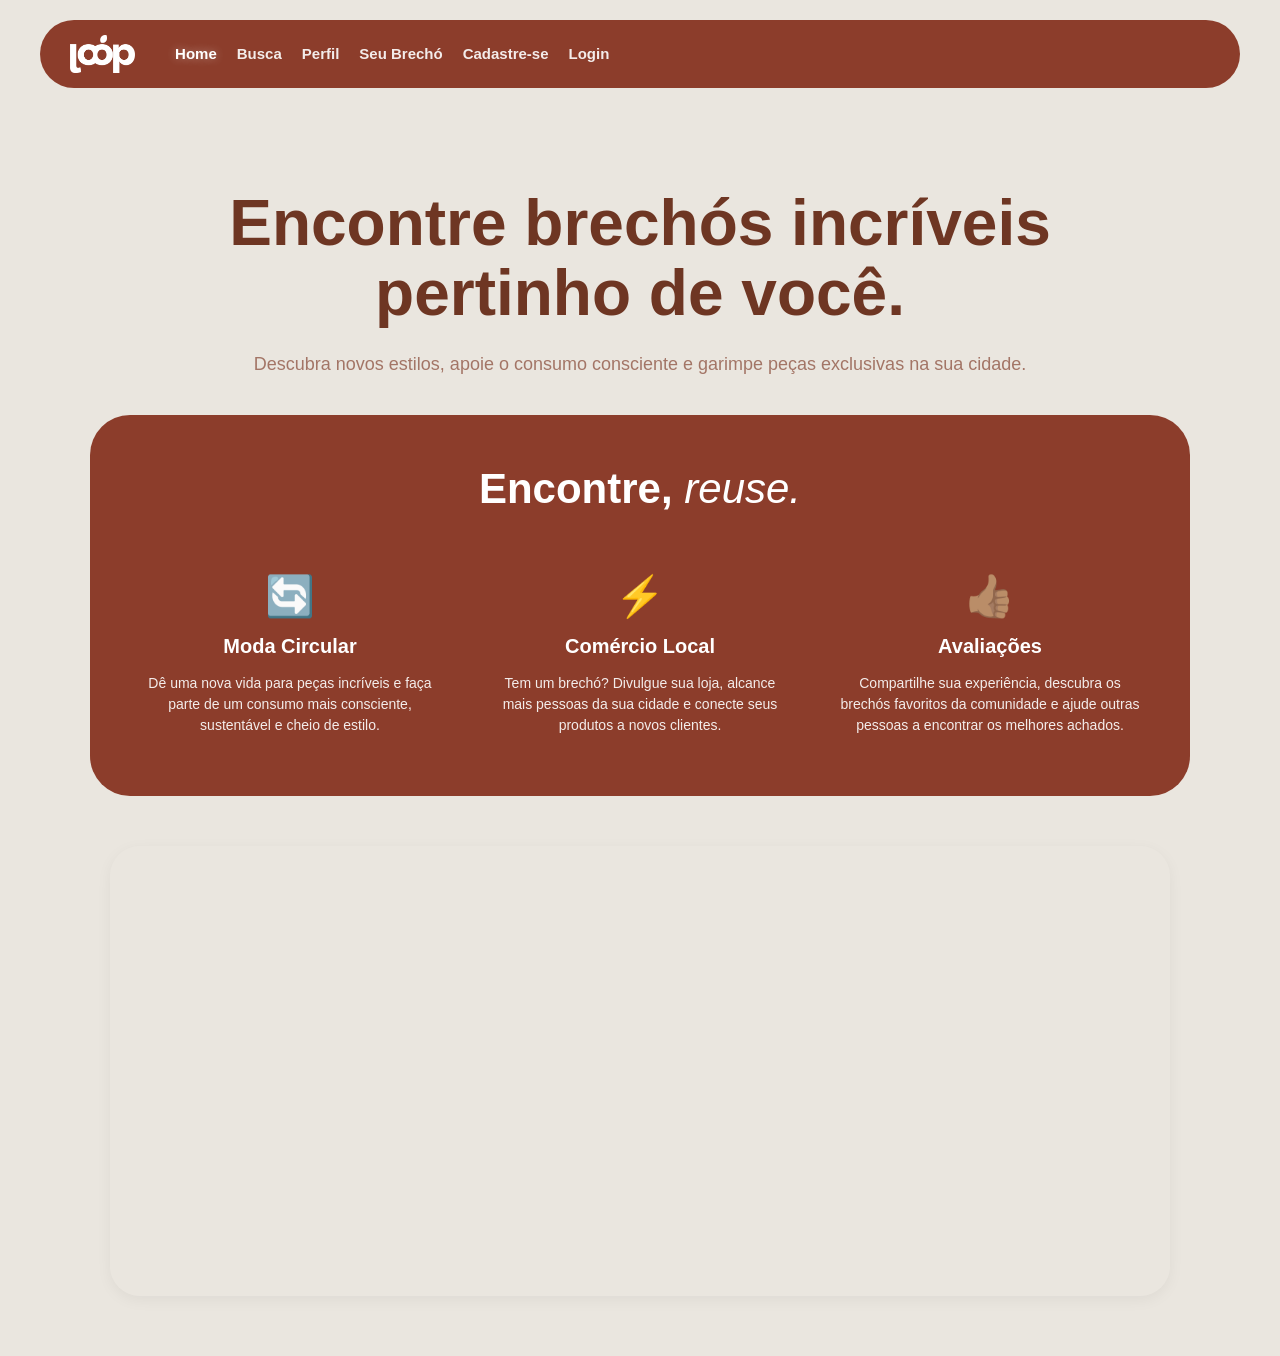
<file: index.html>
<!DOCTYPE html>
<html lang="pt-BR">
<head>
    <meta charset="UTF-8">
    <meta name="viewport" content="width=device-width, initial-scale=1.0">
    <title>Loop - Encontre brechós pertinho de você</title>
    <!-- Fonte Satoshi para um visual moderno e elegante -->
    <link href="https://api.fontshare.com/v2/css?f[]=satoshi@400,500,700,900&display=swap" rel="stylesheet">
    <!-- Folha de estilos externa -->
    <link rel="stylesheet" href="style.css">
</head>
<body>

    <header>
        <nav class="navbar">
            <a href="index.html" class="logo" id="logo-btn"><img src="logo_white.png" alt="Loop" class="logo-img"></a>
            <ul class="nav-links">
                <li><a href="index.html" class="active">Home</a></li>
                <li><a href="busca.html">Busca</a></li>
                <li><a href="perfil.html">Perfil</a></li>
                <li><a href="anuncie.html">Seu Brechó</a></li>
                <li><a href="cadastro.html">Cadastre-se</a></li>
                <li><a href="login.html">Login</a></li>
            </ul>
        </nav>
    </header>

    <!-- HERO SECTION -->
    <section class="hero">
        <h1>Encontre <em>brechós</em> incríveis pertinho de você.</h1>
        <p>Descubra novos estilos, apoie o consumo consciente e garimpe peças exclusivas na sua cidade.</p>
    </section>

    <!-- CONTAINER MARROM PRINCIPAL (RECURSOS) -->
    <section class="main-card-section">
        <h2>Encontre, <em>reuse.</em></h2>
        
        <div class="features-grid">
            <div class="feature-item">
                <div class="feature-icon">🔄</div>
                <h3>Moda Circular</h3>
                <p>Dê uma nova vida para peças incríveis e faça parte de um consumo mais consciente, sustentável e cheio de estilo.</p>
            </div>
            <div class="feature-item">
                <div class="feature-icon">⚡</div>
                <h3>Comércio Local</h3>
                <p>Tem um brechó? Divulgue sua loja, alcance mais pessoas da sua cidade e conecte seus produtos a novos clientes.</p>
            </div>
            <div class="feature-item">
                <div class="feature-icon">👍🏽</div>
                <h3>Avaliações</h3>
                <p>Compartilhe sua experiência, descubra os brechós favoritos da comunidade e ajude outras pessoas a encontrar os melhores achados.</p>
            </div>
        </div>
    </section>

    <!-- SEÇÃO DO GOOGLE MAPS -->
    <section class="map-section">
        <div class="map-container">
            <iframe 
                src="https://www.google.com/maps/embed?pb=!1m16!1m12!1m3!1d13833.684617565863!2d-53.81846565181792!3d-29.6930431320499!2m3!1f0!2f0!3f0!3m2!1i1024!2i768!4f13.1!2m1!1sbrechos%20santa%20maria%20rs!5e0!3m2!1spt-BR!2sbr!4v1710000000000!5m2!1spt-BR!2sbr" 
                allowfullscreen="" 
                loading="lazy" 
                referrerpolicy="no-referrer-when-downgrade">
            </iframe>
        </div>
    </section>

    <!-- Script de transição de páginas -->
    <script src="transitions.js"></script>
</body>
</html>
</file>
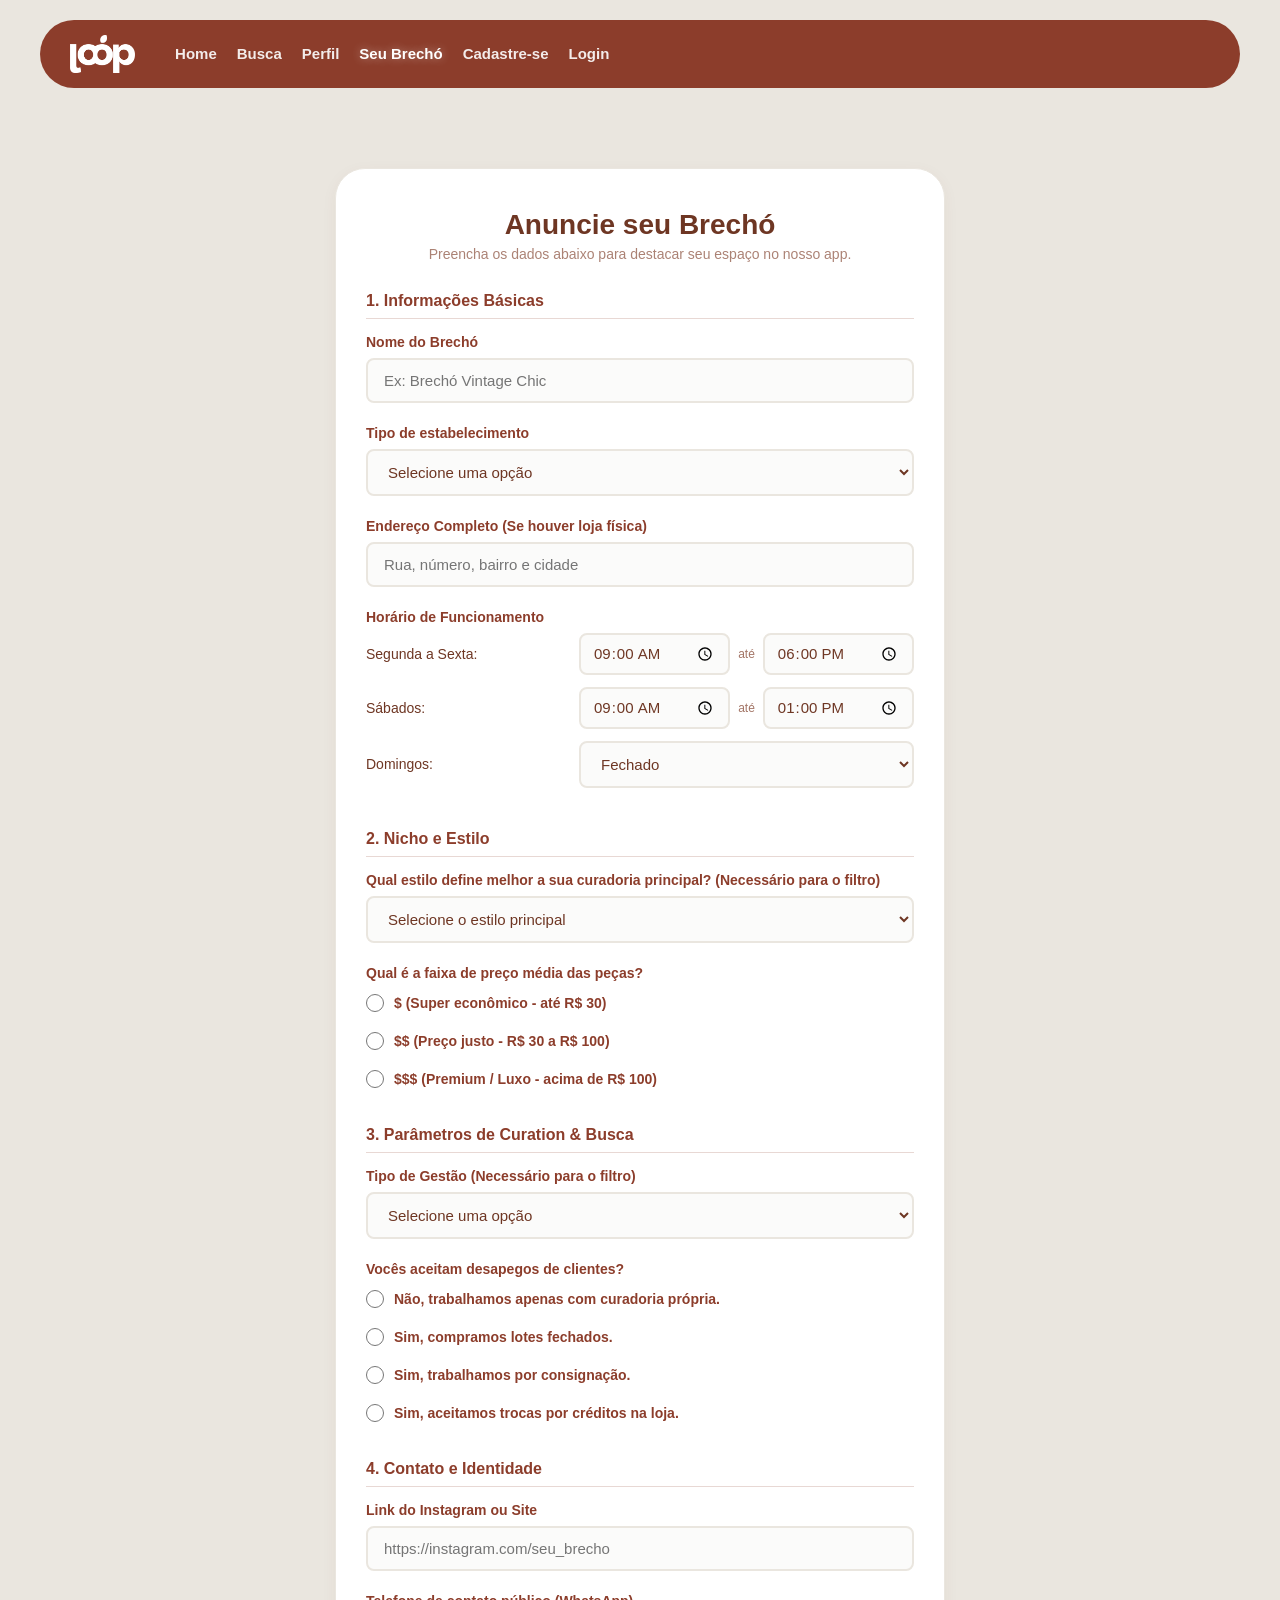
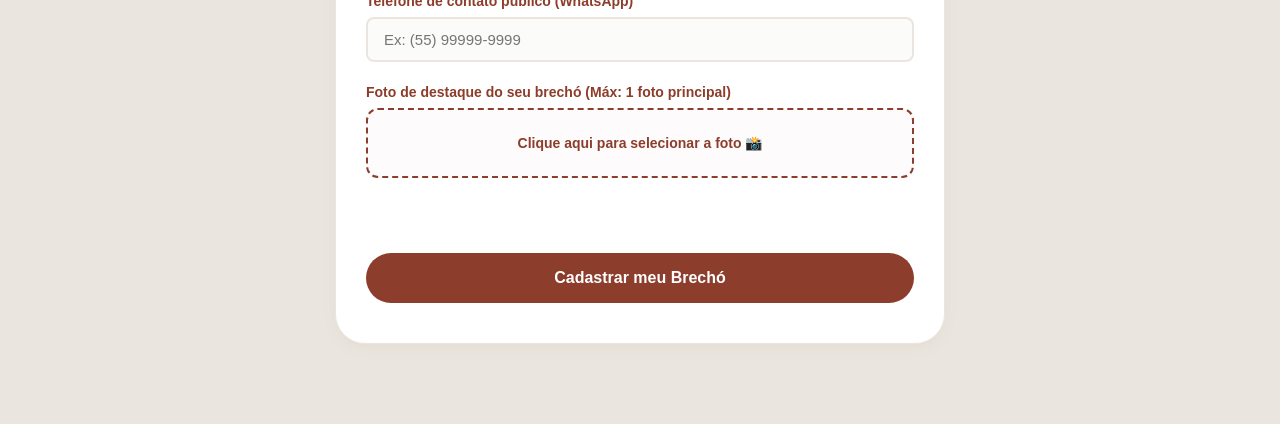
<file: anuncie.html>
<!DOCTYPE html>
<html lang="pt-BR">
<head>
    <meta charset="UTF-8">
    <meta name="viewport" content="width=device-width, initial-scale=1.0">
    <title>Anuncie seu Brechó - Loop</title>
    <!-- Importando a fonte Satoshi -->
    <link href="https://api.fontshare.com/v2/css?f[]=satoshi@400,500,700,900&display=swap" rel="stylesheet">
    <!-- Folha de estilos externa -->
    <link rel="stylesheet" href="style.css">
    <style>
        .form-container-main {
            max-width: 650px;
            margin: 40px auto 80px auto;
            padding: 0 20px;
        }

        .container {
            background-color: #FFFFFF;
            width: 100%;
            padding: 40px 30px;
            border-radius: 30px;
            box-shadow: 0 4px 15px rgba(110, 54, 35, 0.05);
            border: 1px solid #EAE6DF;
        }

        h1.form-title {
            font-size: 28px;
            font-weight: 700;
            color: #6E3623;
            margin-bottom: 5px;
            text-align: center;
        }

        p.subtitle {
            text-align: center;
            font-size: 14px;
            margin-bottom: 30px;
            color: #A37566;
            opacity: 0.9;
        }

        .section-title {
            font-size: 16px;
            font-weight: 700;
            margin: 30px 0 15px 0;
            border-bottom: 1px solid rgba(140, 61, 43, 0.2);
            padding-bottom: 8px;
            color: #8C3D2B;
        }

        .form-group {
            margin-bottom: 22px;
            display: flex;
            flex-direction: column;
        }

        .form-group label {
            font-weight: 700;
            font-size: 14px;
            margin-bottom: 8px;
            color: #8C3D2B;
        }

        input[type="text"],
        input[type="tel"],
        input[type="url"],
        input[type="time"],
        input[type="number"],
        select,
        textarea {
            font-family: 'Satoshi', sans-serif;
            padding: 12px 16px;
            border: 2px solid #EAE6DF;
            border-radius: 8px;
            background-color: #FBFBFA;
            color: #6E3623;
            font-size: 15px;
            outline: none;
            transition: border-color 0.2s, background-color 0.2s;
        }

        input:focus, select:focus, textarea:focus {
            border-color: #8C3D2B;
            background-color: #FFFFFF;
        }

        .checkbox-group, .radio-group {
            display: flex;
            flex-direction: column;
            gap: 12px;
            margin-top: 5px;
        }

        .option-label {
            display: flex;
            align-items: center;
            gap: 10px;
            font-weight: 500;
            font-size: 14px;
            color: #6E3623;
            cursor: pointer;
        }

        input[type="checkbox"], input[type="radio"] {
            accent-color: #8C3D2B;
            width: 18px;
            height: 18px;
            cursor: pointer;
        }

        /* Grade de seleção para os horários */
        .horarios-grid {
            display: grid;
            grid-template-columns: 1.2fr 2fr;
            gap: 12px;
            align-items: center;
            margin-bottom: 12px;
        }

        .day-label {
            font-size: 14px;
            font-weight: 500;
            color: #6E3623;
        }

        .horarios-inputs {
            display: flex;
            align-items: center;
            gap: 8px;
        }

        .horarios-inputs input[type="time"] {
            padding: 8px 12px;
            width: 100%;
        }

        .horarios-inputs span {
            font-size: 12px;
            color: #A37566;
        }

        /* Customização do botão de upload */
        .file-dropzone {
            border: 2px dashed #8C3D2B;
            padding: 25px 20px;
            text-align: center;
            border-radius: 12px;
            cursor: pointer;
            background-color: rgba(140, 61, 43, 0.02);
            font-size: 14px;
            font-weight: 600;
            color: #8C3D2B;
            transition: background-color 0.2s, border-color 0.2s;
        }

        .file-dropzone:hover {
            background-color: rgba(140, 61, 43, 0.05);
        }

        .file-dropzone input[type="file"] {
            display: none;
        }

        .file-preview {
            display: flex;
            gap: 10px;
            margin-top: 15px;
            flex-wrap: wrap;
        }

        .file-preview img {
            width: 80px;
            height: 80px;
            object-fit: cover;
            border-radius: 8px;
            border: 1px solid #EAE6DF;
        }

        /* Botão submit */
        button[type="submit"] {
            font-family: 'Satoshi', sans-serif;
            background-color: #8C3D2B;
            color: #FFFFFF;
            border: none;
            padding: 16px;
            font-size: 16px;
            font-weight: 700;
            border-radius: 50px;
            cursor: pointer;
            width: 100%;
            margin-top: 30px;
            transition: background-color 0.2s ease, transform 0.1s ease;
        }

        button[type="submit"]:hover {
            background-color: #6E3623;
        }

        button[type="submit"]:active {
            transform: scale(0.99);
        }

        /* --- RESPONSIVIDADE MOBILE --- */
        @media (max-width: 600px) {
            .form-container-main {
                margin: 20px auto 40px auto;
                padding: 0 10px;
            }
            .container {
                padding: 25px 15px;
                border-radius: 20px;
            }
            h1.form-title {
                font-size: 22px;
            }
            .horarios-grid {
                grid-template-columns: 1fr;
                gap: 5px;
                margin-bottom: 15px;
            }
            .horarios-inputs {
                width: 100%;
            }
        }
    </style>
</head>
<body>

    <header>
        <nav class="navbar">
            <a href="index.html" class="logo" id="logo-btn"><img src="logo_white.png" alt="Loop" class="logo-img"></a>
            <ul class="nav-links">
                <li><a href="index.html">Home</a></li>
                <li><a href="busca.html">Busca</a></li>
                <li><a href="perfil.html">Perfil</a></li>
                <li><a href="anuncie.html" class="active">Seu Brechó</a></li>
                <li><a href="cadastro.html">Cadastre-se</a></li>
                <li><a href="login.html">Login</a></li>
            </ul>
        </nav>
    </header>

    <main class="form-container-main">
        <div class="container">
            <h1 class="form-title">Anuncie seu Brechó</h1>
            <p class="subtitle">Preencha os dados abaixo para destacar seu espaço no nosso app.</p>

            <form id="cadastro-brecho-form">
                
                <!-- SEÇÃO 1 -->
                <div class="section-title">1. Informações Básicas</div>
                
                <div class="form-group">
                    <label for="nome-brecho">Nome do Brechó</label>
                    <input type="text" id="nome-brecho" name="nome-brecho" placeholder="Ex: Brechó Vintage Chic" required>
                </div>

                <div class="form-group">
                    <label for="tipo-estabelecimento">Tipo de estabelecimento</label>
                    <select id="tipo-estabelecimento" name="tipo-estabelecimento" required>
                        <option value="" disabled selected>Selecione uma opção</option>
                        <option value="fisica">Loja Física</option>
                        <option value="online">Loja Apenas Online (Instagram/Site)</option>
                        <option value="hibrido">Híbrido (Física e Online)</option>
                    </select>
                </div>

                <div class="form-group">
                    <label for="endereco">Endereço Completo (Se houver loja física)</label>
                    <input type="text" id="endereco" name="endereco" placeholder="Rua, número, bairro e cidade">
                </div>

                <!-- Horário de Funcionamento Selecionável -->
                <div class="form-group">
                    <label>Horário de Funcionamento</label>
                    
                    <!-- Segunda a Sexta -->
                    <div class="horarios-grid">
                        <span class="day-label">Segunda a Sexta:</span>
                        <div class="horarios-inputs">
                            <input type="time" id="seg-sex-inicio" name="seg_sex_inicio" value="09:00">
                            <span>até</span>
                            <input type="time" id="seg-sex-fim" name="seg_sex_fim" value="18:00">
                        </div>
                    </div>

                    <!-- Sábado -->
                    <div class="horarios-grid">
                        <span class="day-label">Sábados:</span>
                        <div class="horarios-inputs">
                            <input type="time" id="sab-inicio" name="sab_inicio" value="09:00">
                            <span>até</span>
                            <input type="time" id="sab-fim" name="sab_fim" value="13:00">
                        </div>
                    </div>

                    <!-- Domingo/Feriados -->
                    <div class="horarios-grid">
                        <span class="day-label">Domingos:</span>
                        <select id="domingo-status" name="domingo_status">
                            <option value="fechado">Fechado</option>
                            <option value="aberto">Aberto</option>
                        </select>
                    </div>

                    <!-- Horário do Domingo (Oculto/Visível dinamicamente) -->
                    <div class="horarios-grid" id="domingo-horarios-container" style="display: none;">
                        <span class="day-label">Horário de Domingo:</span>
                        <div class="horarios-inputs">
                            <input type="time" id="dom-inicio" name="dom_inicio" value="10:00">
                            <span>até</span>
                            <input type="time" id="dom-fim" name="dom_fim" value="14:00">
                        </div>
                    </div>
                </div>

                <!-- SEÇÃO 2 -->
                <div class="section-title">2. Nicho e Estilo</div>

                <div class="form-group">
                    <label for="estilo-principal">Qual estilo define melhor a sua curadoria principal? (Necessário para o filtro)</label>
                    <select id="estilo-principal" name="estilo_principal" required>
                        <option value="" disabled selected>Selecione o estilo principal</option>
                        <option value="vintage">Vintage / Retrô (Anos 70, 80, 90)</option>
                        <option value="streetwear">Streetwear / Casual urbano</option>
                        <option value="casual">Casual clássico</option>
                        <option value="grife">Marcas de Luxo / Grifes</option>
                        <option value="infantil">Infantil / Kids</option>
                    </select>
                </div>

                <div class="form-group">
                    <label>Qual é a faixa de preço média das peças?</label>
                    <div class="radio-group">
                        <label class="option-label"><input type="radio" name="preco" value="economico" required> $ (Super econômico - até R$ 30)</label>
                        <label class="option-label"><input type="radio" name="preco" value="justo"> $$ (Preço justo - R$ 30 a R$ 100)</label>
                        <label class="option-label"><input type="radio" name="preco" value="premium"> $$$ (Premium / Luxo - acima de R$ 100)</label>
                    </div>
                </div>

                <!-- SEÇÃO 3 -->
                <div class="section-title">3. Parâmetros de Curation & Busca</div>

                <div class="form-group">
                    <label for="gestao">Tipo de Gestão (Necessário para o filtro)</label>
                    <select id="gestao" name="gestao" required>
                        <option value="" disabled selected>Selecione uma opção</option>
                        <option value="privado">Privado / Comercial</option>
                        <option value="beneficente">Beneficente (ONG / Igreja / Projeto Social)</option>
                    </select>
                </div>

                <div class="form-group">
                    <label>Vocês aceitam desapegos de clientes?</label>
                    <div class="radio-group">
                        <label class="option-label"><input type="radio" name="desapego" value="nao" required> Não, trabalhamos apenas com curadoria própria.</label>
                        <label class="option-label"><input type="radio" name="desapego" value="lote"> Sim, compramos lotes fechados.</label>
                        <label class="option-label"><input type="radio" name="desapego" value="consignacao"> Sim, trabalhamos por consignação.</label>
                        <label class="option-label"><input type="radio" name="desapego" value="troca"> Sim, aceitamos trocas por créditos na loja.</label>
                    </div>
                </div>

                <!-- SEÇÃO 4 -->
                <div class="section-title">4. Contato e Identidade</div>

                <div class="form-group">
                    <label for="instagram">Link do Instagram ou Site</label>
                    <input type="url" id="instagram" name="instagram" placeholder="https://instagram.com/seu_brecho">
                </div>

                <div class="form-group">
                    <label for="telefone">Telefone de contato público (WhatsApp)</label>
                    <input type="tel" id="telefone" name="telefone" placeholder="Ex: (55) 99999-9999" required>
                </div>

                <div class="form-group">
                    <label>Foto de destaque do seu brechó (Máx: 1 foto principal)</label>
                    <label class="file-dropzone">
                        <span id="upload-status-text">Clique aqui para selecionar a foto 📸</span>
                        <input type="file" id="foto-brecho" name="foto" accept="image/*">
                    </label>
                    <div class="file-preview" id="foto-preview-container"></div>
                </div>

                <button type="submit">Cadastrar meu Brechó</button>
            </form>
        </div>
    </main>

    <!-- Script de dados e lógica de cadastro -->
    <script src="data.js"></script>
    <script>
        document.addEventListener('DOMContentLoaded', () => {
            // Domingo status toggle logic
            const domingoStatus = document.getElementById('domingo-status');
            const domingoHorariosContainer = document.getElementById('domingo-horarios-container');
            
            domingoStatus.addEventListener('change', () => {
                if (domingoStatus.value === 'aberto') {
                    domingoHorariosContainer.style.display = 'grid';
                } else {
                    domingoHorariosContainer.style.display = 'none';
                }
            });

            // Image Preview and Resize logic
            const fileInput = document.getElementById('foto-brecho');
            const previewContainer = document.getElementById('foto-preview-container');
            const uploadStatusText = document.getElementById('upload-status-text');
            let base64ImageStr = ''; // Stores compressed base64 representation of image

            fileInput.addEventListener('change', (e) => {
                const file = e.target.files[0];
                if (!file) return;

                uploadStatusText.textContent = "Selecionando...";
                previewContainer.innerHTML = '';

                // Render Preview and Resize
                const reader = new FileReader();
                reader.onload = function(event) {
                    const img = new Image();
                    img.onload = function() {
                        const canvas = document.createElement('canvas');
                        const max_size = 600; // max width/height
                        let width = img.width;
                        let height = img.height;
                        
                        if (width > height) {
                            if (width > max_size) {
                                height *= max_size / width;
                                width = max_size;
                            }
                        } else {
                            if (height > max_size) {
                                width *= max_size / height;
                                height = max_size;
                            }
                        }
                        
                        canvas.width = width;
                        canvas.height = height;
                        const ctx = canvas.getContext('2d');
                        ctx.drawImage(img, 0, 0, width, height);
                        
                        // Convert to dataurl with quality compression
                        base64ImageStr = canvas.toDataURL('image/jpeg', 0.75);

                        // Show preview
                        const previewImg = document.createElement('img');
                        previewImg.src = base64ImageStr;
                        previewContainer.appendChild(previewImg);
                        uploadStatusText.textContent = "Foto carregada com sucesso! ✓";
                    };
                    img.src = event.target.result;
                };
                reader.readAsDataURL(file);
            });

            // Form Submit logic
            const form = document.getElementById('cadastro-brecho-form');
            form.addEventListener('submit', (e) => {
                e.preventDefault();

                const name = document.getElementById('nome-brecho').value.trim();
                const tipo = document.getElementById('tipo-estabelecimento').value;
                const address = document.getElementById('endereco').value.trim() || 'Apenas online';
                const style = document.getElementById('estilo-principal').value;
                const management = document.getElementById('gestao').value;
                // Gera uma distância aleatória realista entre 0.5km e 8.5km do usuário
                const distanceVal = parseFloat((Math.random() * 8 + 0.5).toFixed(1));

                // Format Hours
                const segSexInicio = document.getElementById('seg-sex-inicio').value;
                const segSexFim = document.getElementById('seg-sex-fim').value;
                const sabInicio = document.getElementById('sab-inicio').value;
                const sabFim = document.getElementById('sab-fim').value;
                
                let hoursStr = `Seg-Sex: ${segSexInicio}h-${segSexFim}h | Sáb: ${sabInicio}h-${sabFim}h`;
                if (domingoStatus.value === 'aberto') {
                    const domInicio = document.getElementById('dom-inicio').value;
                    const domFim = document.getElementById('dom-fim').value;
                    hoursStr += ` | Dom: ${domInicio}h-${domFim}h`;
                }

                // Format Contact Info
                const rawTel = document.getElementById('telefone').value.trim();
                const instagramUrl = document.getElementById('instagram').value.trim();
                
                let contactStr = `WhatsApp: ${rawTel}`;
                if (instagramUrl) {
                    try {
                        let handle = instagramUrl;
                        if (instagramUrl.includes('instagram.com/')) {
                            // Extract handle
                            const parts = instagramUrl.split('instagram.com/');
                            if (parts[1]) {
                                handle = '@' + parts[1].split('/')[0].split('?')[0];
                            }
                        }
                        contactStr += ` | Instagram: ${handle}`;
                    } catch (err) {
                        contactStr += ` | Link: ${instagramUrl}`;
                    }
                }

                // Fallback background image based on style if none uploaded
                let finalBgImage = base64ImageStr;
                if (!finalBgImage) {
                    const styleImages = {
                        vintage: 'https://images.unsplash.com/photo-1523381210434-271e8be1f52b?ixlib=rb-4.0.3&auto=format&fit=crop&w=600&q=80',
                        streetwear: 'https://images.unsplash.com/photo-1509631179647-0177331693ae?ixlib=rb-4.0.3&auto=format&fit=crop&w=600&q=80',
                        casual: 'https://images.unsplash.com/photo-1489987707025-afc232f7ea0f?ixlib=rb-4.0.3&auto=format&fit=crop&w=600&q=80',
                        grife: 'https://images.unsplash.com/photo-1490481651871-ab68de25d43d?ixlib=rb-4.0.3&auto=format&fit=crop&w=600&q=80',
                        infantil: 'https://images.unsplash.com/photo-1519689680058-324335c77eb2?ixlib=rb-4.0.3&auto=format&fit=crop&w=600&q=80'
                    };
                    finalBgImage = styleImages[style] || styleImages.casual;
                }

                // Generate slug id
                const slugId = name.toLowerCase()
                                   .normalize("NFD")
                                   .replace(/[\u0300-\u036f]/g, "")
                                   .replace(/[^a-z0-9]+/g, '-')
                                   .replace(/(^-|-$)+/g, '');

                // Create new store object
                const newStore = {
                    id: slugId,
                    name: name,
                    rating: 5,
                    reviewsCount: 0,
                    reviewText: '"Brechó cadastrado recentemente. Seja o primeiro a avaliar!"',
                    hours: hoursStr,
                    address: address,
                    contact: contactStr,
                    distance: distanceVal,
                    style: style,
                    management: management,
                    bgImage: finalBgImage,
                    images: [finalBgImage],
                    customClass: '',
                    reviewsList: []
                };

                // Add to storesData and update localStorage
                if (typeof storesData !== 'undefined') {
                    // Check if already exists to prevent duplicate id
                    const index = storesData.findIndex(s => s.id === slugId);
                    if (index !== -1) {
                        storesData[index] = newStore;
                    } else {
                        storesData.push(newStore);
                    }
                    localStorage.setItem('storesData', JSON.stringify(storesData));
                }

                // Success notification (Toast)
                showToast('Parabéns! Seu brechó foi cadastrado e agora faz parte da nossa curadoria.');

                // Redirect to search page after 2 seconds
                setTimeout(() => {
                    window.location.href = 'busca.html';
                }, 2000);
            });

            // Helper to render Toast
            function showToast(message) {
                const toast = document.createElement('div');
                toast.className = 'toast-notification';
                toast.innerHTML = `
                    <div style="display:flex; align-items:center; gap:0.75rem;">
                        <span style="font-size:1.25rem;">✨</span>
                        <span>${message}</span>
                    </div>
                `;

                Object.assign(toast.style, {
                    position: 'fixed',
                    bottom: '24px',
                    right: '24px',
                    zIndex: '1000',
                    backgroundColor: '#8C3D2B',
                    color: '#FFFFFF',
                    padding: '1rem 1.75rem',
                    borderRadius: '50px',
                    boxShadow: '0 10px 30px rgba(140, 61, 43, 0.2)',
                    transform: 'translateY(100px)',
                    opacity: '0',
                    transition: 'all 0.4s cubic-bezier(0.175, 0.885, 0.32, 1.275)'
                });

                document.body.appendChild(toast);

                setTimeout(() => {
                    toast.style.transform = 'translateY(0)';
                    toast.style.opacity = '1';
                }, 50);

                setTimeout(() => {
                    toast.style.transform = 'translateY(100px)';
                    toast.style.opacity = '0';
                    setTimeout(() => {
                        toast.remove();
                    }, 400);
                }, 3000);
            }
        });
    </script>
    <!-- Script de transição de páginas -->
    <script src="transitions.js"></script>
</body>
</html>
</file>
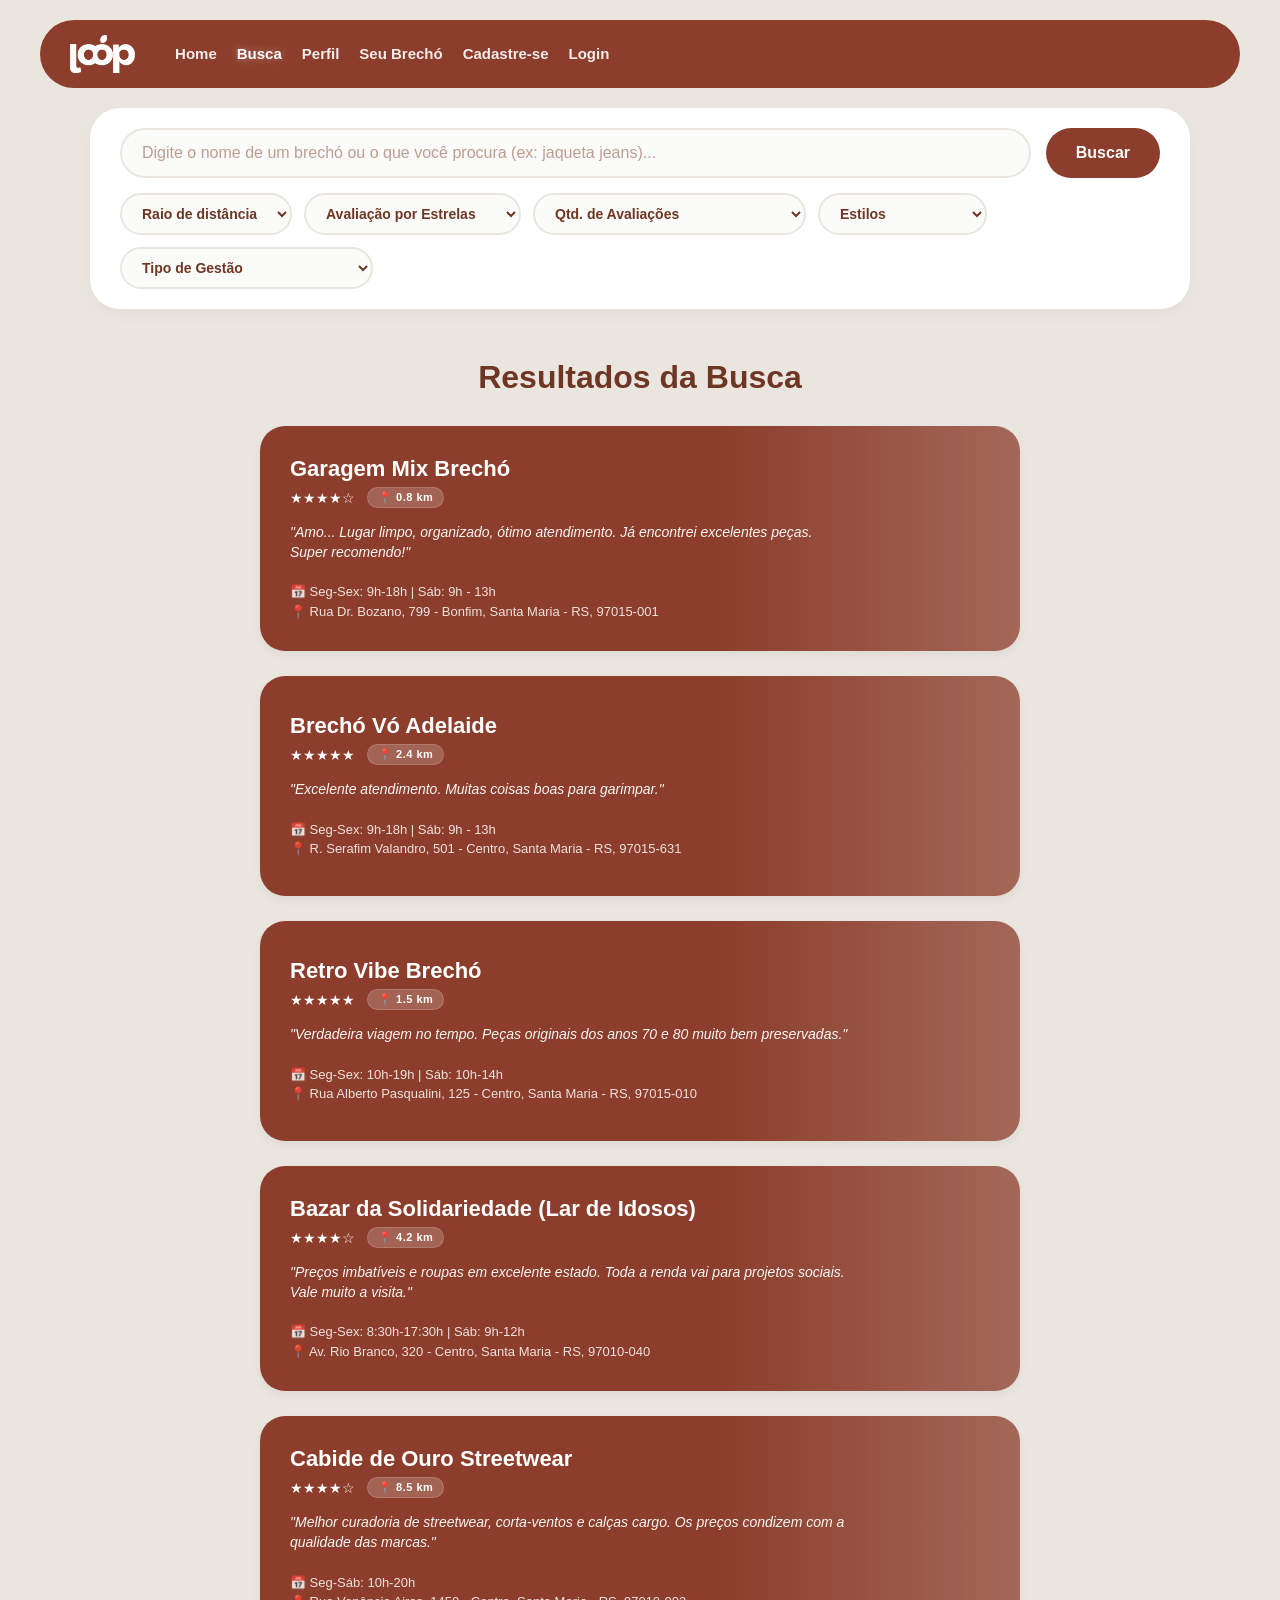
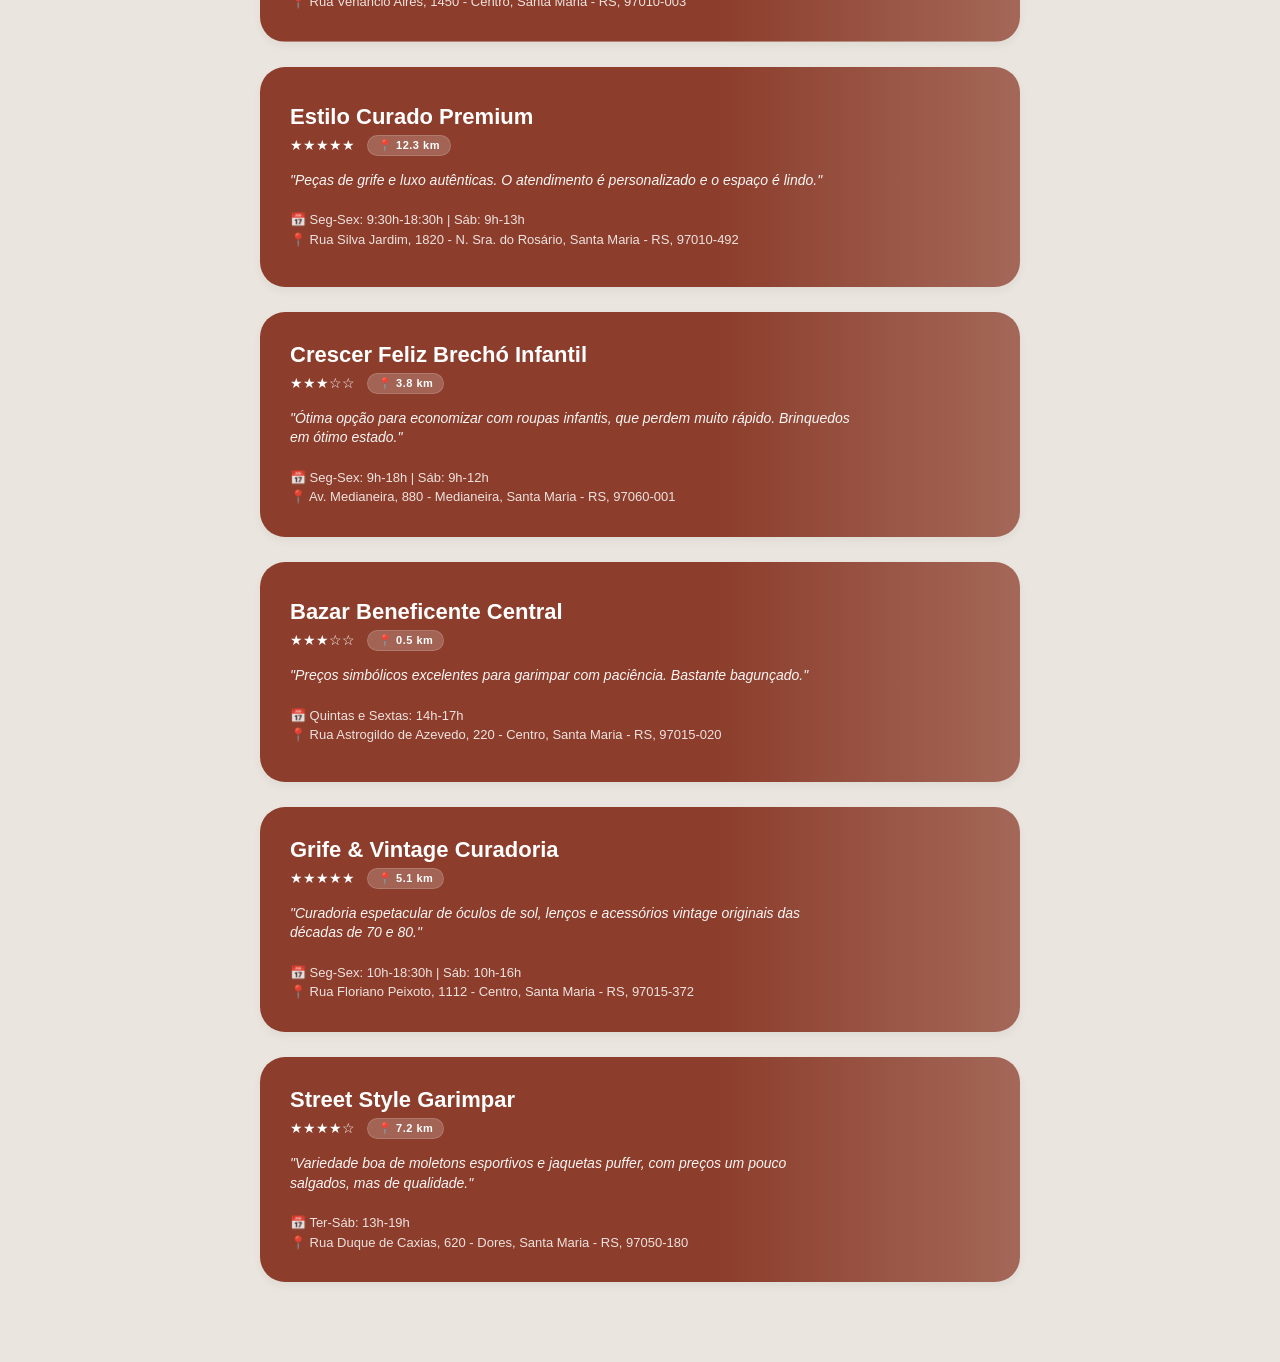
<file: busca.html>
<!DOCTYPE html>
<html lang="pt-BR">
<head>
    <meta charset="UTF-8">
    <meta name="viewport" content="width=device-width, initial-scale=1.0">
    <title>Buscar Brechós - Loop</title>
    <!-- Fonte Satoshi para um visual moderno e elegante -->
    <link href="https://api.fontshare.com/v2/css?f[]=satoshi@400,500,700,900&display=swap" rel="stylesheet">
    <!-- Folha de estilos externa -->
    <link rel="stylesheet" href="style.css">
</head>
<body>

    <header>
        <nav class="navbar">
            <a href="index.html" class="logo" id="logo-btn"><img src="logo_white.png" alt="Loop" class="logo-img"></a>
            <ul class="nav-links">
                <li><a href="index.html">Home</a></li>
                <li><a href="busca.html" class="active">Busca</a></li>
                <li><a href="perfil.html">Perfil</a></li>
                <li><a href="anuncie.html">Seu Brechó</a></li>
                <li><a href="cadastro.html">Cadastre-se</a></li>
                <li><a href="login.html">Login</a></li>
            </ul>
        </nav>

        <!-- SEÇÃO DE BUSCA E FILTROS -->
        <div class="search-filter-container">
            <div class="search-box-row">
                <div class="search-input-wrapper">
                    <input type="text" class="search-input" placeholder="Digite o nome de um brechó ou o que você procura (ex: jaqueta jeans)...">
                </div>
                <button class="search-btn">Buscar</button>
            </div>

            <div class="filters-row">
                <select class="filter-select">
                    <option value="">Raio de distância</option>
                    <option value="2km">Até 2 km</option>
                    <option value="5km">Até 5 km</option>
                    <option value="10km">Até 10 km</option>
                    <option value="20km">Mais de 10 km</option>
                </select>

                <select class="filter-select">
                    <option value="">Avaliação por Estrelas</option>
                    <option value="5">5 estrelas (Excelentes)</option>
                    <option value="4">4+ estrelas (Muito bons)</option>
                    <option value="3">3+ estrelas (Regulares)</option>
                </select>

                <select class="filter-select">
                    <option value="">Qtd. de Avaliações</option>
                    <option value="poucas">Recentes (Até 15 avaliações)</option>
                    <option value="medias">Populares (15 a 50 avaliações)</option>
                    <option value="muitas">Muito avaliados (+50 avaliações)</option>
                </select>

                <select class="filter-select">
                    <option value="">Estilos</option>
                    <option value="vintage">Vintage / Retrô</option>
                    <option value="streetwear">Streetwear</option>
                    <option value="casual">Casual clássico</option>
                    <option value="grife">Grifes / Premium</option>
                    <option value="infantil">Infantil</option>
                </select>

                <select class="filter-select">
                    <option value="">Tipo de Gestão</option>
                    <option value="beneficente">Beneficentes (ONGs / Igrejas)</option>
                    <option value="privado">Privados / Comerciais</option>
                </select>
            </div>
        </div>
    </header>

    <!-- LISTAGEM DE LOJAS FILTRADAS -->
    <section class="stores-section">
        <h2>Resultados da Busca</h2>
        <div id="stores-list-container">
            <!-- Os cards dos brechós serão gerados dinamicamente via JavaScript -->
        </div>
    </section>

    <!-- Script JavaScript contendo a lógica de busca e filtragem -->
    <script src="data.js"></script>
    <script src="script.js"></script>
    <!-- Script de transição de páginas -->
    <script src="transitions.js"></script>
</body>
</html>
</file>
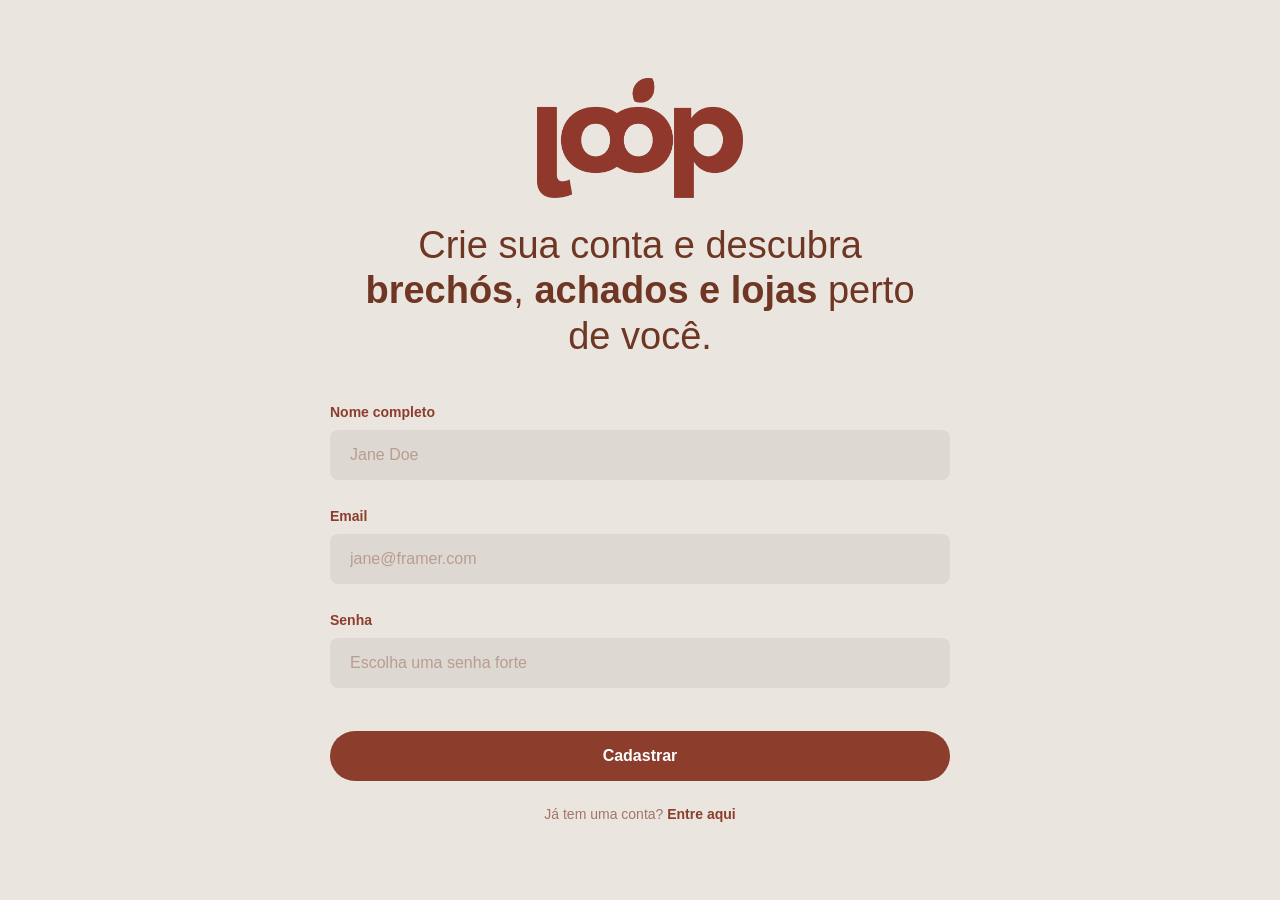
<file: cadastro.html>
<!DOCTYPE html>
<html lang="pt-BR">
<head>
    <meta charset="UTF-8">
    <meta name="viewport" content="width=device-width, initial-scale=1.0">
    <title>Loop - Cadastro</title>
    <!-- Fonte Satoshi para manter a consistência e elegância visual -->
    <link href="https://api.fontshare.com/v2/css?f[]=satoshi@400,500,700,900&display=swap" rel="stylesheet">
    <style>
        /* --- ESTILOS GERAIS --- */
        * {
            margin: 0;
            padding: 0;
            box-sizing: border-box;
            font-family: 'Satoshi', sans-serif;
        }

        body {
            background-color: #EAE6DF; /* Fundo bege claro idêntico à imagem */
            color: #6E3623; /* Tom marrom escuro padrão */
            min-height: 100vh;
            display: flex;
            justify-content: center;
            align-items: center;
            padding: 20px;
            
            /* Animação de transição suave */
            animation: pageFadeIn 0.3s cubic-bezier(0.4, 0, 0.2, 1) forwards;
            transition: opacity 0.2s cubic-bezier(0.4, 0, 0.2, 1), transform 0.2s cubic-bezier(0.4, 0, 0.2, 1);
        }

        body.page-fade-out {
            animation: none !important;
            opacity: 0 !important;
            transform: translateY(-8px) !important;
        }

        @keyframes pageFadeIn {
            from {
                opacity: 0;
                transform: translateY(8px);
            }
            to {
                opacity: 1;
                transform: translateY(0);
            }
        }

        /* --- CONTAINER DO FORMULÁRIO --- */
        .login-container {
            width: 100%;
            max-width: 620px; /* Largura proporcional ao layout da imagem */
            text-align: center;
            display: flex;
            flex-direction: column;
            align-items: center;
        }

        /* --- LOGOTIPO INTEGRADO --- */
        .logo-wrapper {
            display: inline-flex;
            justify-content: center;
            align-items: center;
            margin-bottom: 25px;
            text-decoration: none;
            cursor: pointer;
        }

        .logo-img-auth {
            max-height: 120px;
            width: auto;
            object-fit: contain;
        }

        /* --- TEXTO DE SUBTÍTULO --- */
        .login-title {
            font-size: 38px;
            font-weight: 500;
            color: #6E3623;
            line-height: 1.2;
            margin-bottom: 45px;
            max-width: 580px;
        }

        .login-title em {
            font-style: normal;
            font-weight: 700;
        }

        /* --- FORMULÁRIO --- */
        .login-form {
            width: 100%;
            display: flex;
            flex-direction: column;
            text-align: left;
        }

        .input-group {
            margin-bottom: 28px;
        }

        .input-group label {
            display: block;
            font-size: 14px;
            font-weight: 700;
            color: #8C3D2B;
            margin-bottom: 10px;
        }

        .input-field {
            width: 100%;
            background-color: #DDD9D2; /* Fundo cinza/bege escurecido dos inputs */
            border: none;
            border-radius: 8px;
            padding: 16px 20px;
            font-size: 16px;
            color: #6E3623;
            outline: none;
            transition: background-color 0.2s ease;
        }

        .input-field::placeholder {
            color: #A37566;
            opacity: 0.6;
        }

        .input-field:focus {
            background-color: #D3CECF;
            box-shadow: 0 0 0 2px #8C3D2B;
        }

        /* --- BOTÃO CADASTRO --- */
        .submit-btn {
            width: 100%;
            background-color: #8C3D2B; /* Marrom avermelhado do botão */
            color: #FFFFFF;
            border: none;
            border-radius: 50px;
            padding: 16px;
            font-size: 16px;
            font-weight: 700;
            cursor: pointer;
            margin-top: 15px;
            transition: background-color 0.2s ease, transform 0.1s ease;
        }

        .submit-btn:hover {
            background-color: #6E3623;
        }

        .submit-btn:active {
            transform: scale(0.99);
        }

        /* --- LINK PARA ENTRAR --- */
        .toggle-link {
            margin-top: 25px;
            font-size: 14px;
            font-weight: 500;
            color: #A37566;
            text-align: center;
            width: 100%;
        }

        .toggle-link a {
            color: #8C3D2B;
            text-decoration: none;
            font-weight: 700;
            transition: color 0.2s ease;
        }

        .toggle-link a:hover {
            color: #6E3623;
        }

        /* Responsive Overrides */
        @media (max-width: 480px) {
            body {
                padding: 15px 10px;
            }
            .login-container {
                padding: 0;
            }
            .logo-img-auth {
                max-height: 90px;
            }
            .login-title {
                font-size: 22px;
                margin-bottom: 30px;
            }
            .input-group {
                margin-bottom: 20px;
            }
            .input-field {
                padding: 14px 16px;
                font-size: 15px;
            }
            .submit-btn {
                padding: 14px;
                font-size: 15px;
            }
        }
    </style>
</head>
<body>

    <div class="login-container">
        
        <!-- LOGO (Clicável para retornar à Home) -->
        <a href="index.html" class="logo-wrapper">
            <img src="logo-loop.png" alt="Loop Logo" class="logo-img-auth">
        </a>

        <!-- TÍTULO DA PÁGINA -->
        <h1 class="login-title">
            Crie sua conta e descubra <em>brechós</em>, <em>achados e lojas</em> perto de você.
        </h1>

        <!-- FORMULÁRIO DE CADASTRO -->
        <form class="login-form" action="login.html" id="cadastro-form" method="POST">
            
            <!-- Campo Nome -->
            <div class="input-group">
                <label for="name">Nome completo</label>
                <input type="text" id="name" class="input-field" placeholder="Jane Doe" required>
            </div>

            <!-- Campo Email -->
            <div class="input-group">
                <label for="email">Email</label>
                <input type="email" id="email" class="input-field" placeholder="jane@framer.com" required>
            </div>

            <!-- Campo Senha -->
            <div class="input-group">
                <label for="password">Senha</label>
                <input type="password" id="password" class="input-field" placeholder="Escolha uma senha forte" required>
            </div>

            <!-- Botão Cadastrar -->
            <button type="submit" class="submit-btn">Cadastrar</button>
            
            <!-- Link Alternativo -->
            <div class="toggle-link">
                Já tem uma conta? <a href="login.html">Entre aqui</a>
            </div>
        </form>

    </div>

    <script>
        document.getElementById('cadastro-form').addEventListener('submit', (e) => {
            e.preventDefault();
            document.body.classList.add('page-fade-out');
            setTimeout(() => {
                window.location.href = 'login.html';
            }, 200);
        });
    </script>
    <!-- Script de transição de páginas -->
    <script src="transitions.js"></script>
</body>
</html>
</file>
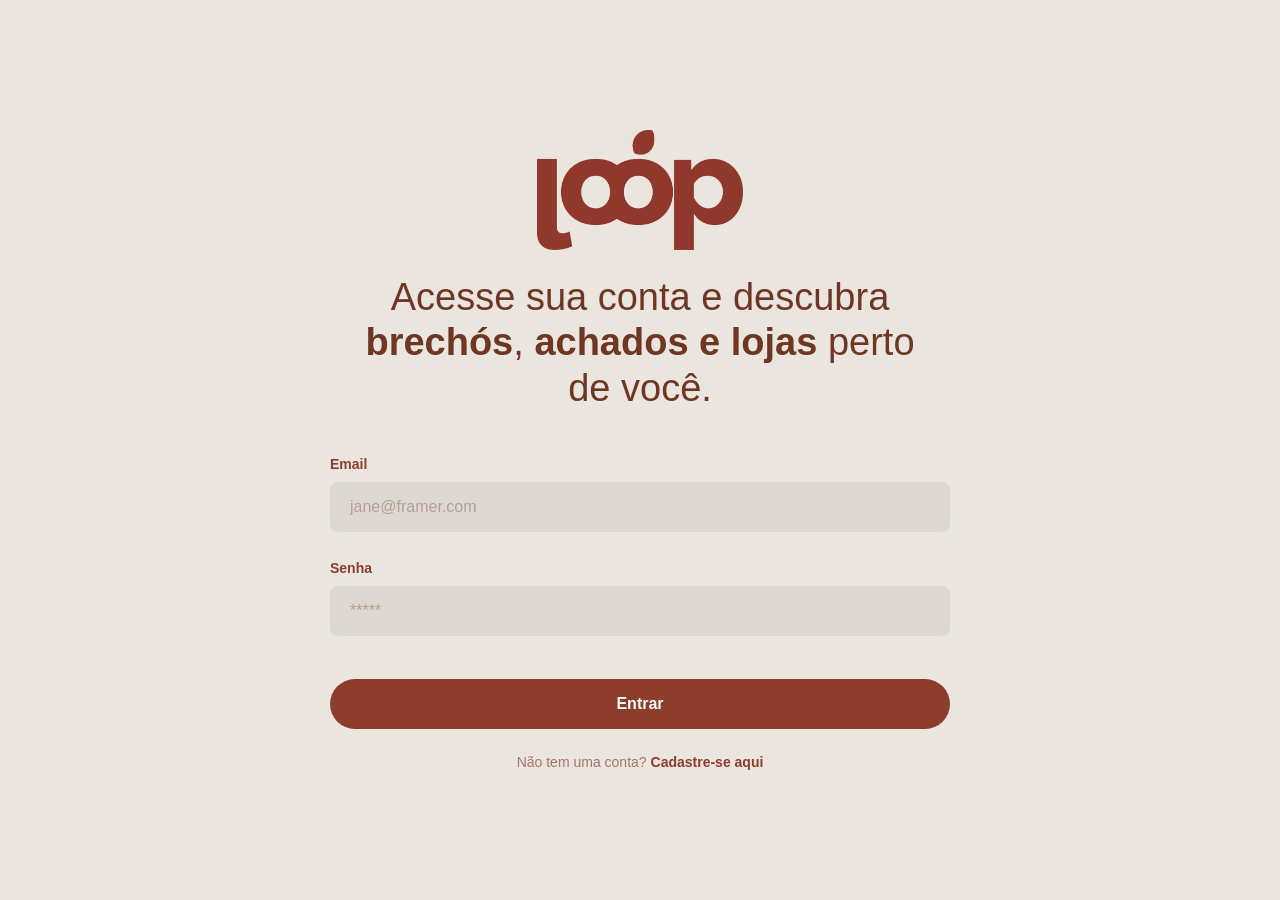
<file: login.html>
<!DOCTYPE html>
<html lang="pt-BR">
<head>
    <meta charset="UTF-8">
    <meta name="viewport" content="width=device-width, initial-scale=1.0">
    <title>Loop - Login</title>
    <!-- Fonte Satoshi para manter a consistência e elegância visual -->
    <link href="https://api.fontshare.com/v2/css?f[]=satoshi@400,500,700,900&display=swap" rel="stylesheet">
    <style>
        /* --- ESTILOS GERAIS --- */
        * {
            margin: 0;
            padding: 0;
            box-sizing: border-box;
            font-family: 'Satoshi', sans-serif;
        }

        body {
            background-color: #EAE6DF; /* Fundo bege claro idêntico à imagem */
            color: #6E3623; /* Tom marrom escuro padrão */
            min-height: 100vh;
            display: flex;
            justify-content: center;
            align-items: center;
            padding: 20px;
            
            /* Animação de transição suave */
            animation: pageFadeIn 0.3s cubic-bezier(0.4, 0, 0.2, 1) forwards;
            transition: opacity 0.2s cubic-bezier(0.4, 0, 0.2, 1), transform 0.2s cubic-bezier(0.4, 0, 0.2, 1);
        }

        body.page-fade-out {
            animation: none !important;
            opacity: 0 !important;
            transform: translateY(-8px) !important;
        }

        @keyframes pageFadeIn {
            from {
                opacity: 0;
                transform: translateY(8px);
            }
            to {
                opacity: 1;
                transform: translateY(0);
            }
        }

        /* --- CONTAINER DO FORMULÁRIO --- */
        .login-container {
            width: 100%;
            max-width: 620px; /* Largura proporcional ao layout da imagem */
            text-align: center;
            display: flex;
            flex-direction: column;
            align-items: center;
        }

        /* --- LOGOTIPO INTEGRADO --- */
        .logo-wrapper {
            display: inline-flex;
            justify-content: center;
            align-items: center;
            margin-bottom: 25px;
            text-decoration: none;
            cursor: pointer;
        }

        .logo-img-auth {
            max-height: 120px;
            width: auto;
            object-fit: contain;
        }

        /* --- TEXTO DE SUBTÍTULO --- */
        .login-title {
            font-size: 38px;
            font-weight: 500;
            color: #6E3623;
            line-height: 1.2;
            margin-bottom: 45px;
            max-width: 580px;
        }

        .login-title em {
            font-style: normal;
            font-weight: 700;
        }

        /* --- FORMULÁRIO --- */
        .login-form {
            width: 100%;
            display: flex;
            flex-direction: column;
            text-align: left;
        }

        .input-group {
            margin-bottom: 28px;
        }

        .input-group label {
            display: block;
            font-size: 14px;
            font-weight: 700;
            color: #8C3D2B;
            margin-bottom: 10px;
        }

        .input-field {
            width: 100%;
            background-color: #DDD9D2; /* Fundo cinza/bege escurecido dos inputs */
            border: none;
            border-radius: 8px;
            padding: 16px 20px;
            font-size: 16px;
            color: #6E3623;
            outline: none;
            transition: background-color 0.2s ease;
        }

        .input-field::placeholder {
            color: #A37566;
            opacity: 0.6;
        }

        .input-field:focus {
            background-color: #D3CECF; /* Corrigido de #D3CE text */
            box-shadow: 0 0 0 2px #8C3D2B;
        }

        /* --- BOTÃO ENTRAR --- */
        .submit-btn {
            width: 100%;
            background-color: #8C3D2B; /* Marrom avermelhado do botão */
            color: #FFFFFF;
            border: none;
            border-radius: 50px; /* Bordas arredondadas ovais como na imagem */
            padding: 16px;
            font-size: 16px;
            font-weight: 700;
            cursor: pointer;
            margin-top: 15px;
            transition: background-color 0.2s ease, transform 0.1s ease;
        }

        .submit-btn:hover {
            background-color: #6E3623;
        }

        .submit-btn:active {
            transform: scale(0.99);
        }

        /* --- LINK PARA CADASTRO --- */
        .toggle-link {
            margin-top: 25px;
            font-size: 14px;
            font-weight: 500;
            color: #A37566;
            text-align: center;
            width: 100%;
        }

        .toggle-link a {
            color: #8C3D2B;
            text-decoration: none;
            font-weight: 700;
            transition: color 0.2s ease;
        }

        .toggle-link a:hover {
            color: #6E3623;
        }

        /* Responsive Overrides */
        @media (max-width: 480px) {
            body {
                padding: 15px 10px;
            }
            .login-container {
                padding: 0;
            }
            .logo-img-auth {
                max-height: 90px;
            }
            .login-title {
                font-size: 22px;
                margin-bottom: 30px;
            }
            .input-group {
                margin-bottom: 20px;
            }
            .input-field {
                padding: 14px 16px;
                font-size: 15px;
            }
            .submit-btn {
                padding: 14px;
                font-size: 15px;
            }
        }
    </style>
</head>
<body>

    <div class="login-container">
        
        <!-- LOGO (Clicável para retornar à Home) -->
        <a href="index.html" class="logo-wrapper">
            <img src="logo-loop.png" alt="Loop Logo" class="logo-img-auth">
        </a>

        <!-- TÍTULO DA PÁGINA -->
        <h1 class="login-title">
            Acesse sua conta e descubra <em>brechós</em>, <em>achados e lojas</em> perto de você.
        </h1>

        <!-- FORMULÁRIO DE LOGIN -->
        <form class="login-form" action="personalizar.html" id="login-form" method="POST">
            
            <!-- Campo Email -->
            <div class="input-group">
                <label for="email">Email</label>
                <input type="email" id="email" class="input-field" placeholder="jane@framer.com" required>
            </div>

            <!-- Campo Senha -->
            <div class="input-group">
                <label for="password">Senha</label>
                <input type="password" id="password" class="input-field" placeholder="*****" required>
            </div>

            <!-- Botão Entrar -->
            <button type="submit" class="submit-btn">Entrar</button>
            
            <!-- Link Alternativo -->
            <div class="toggle-link">
                Não tem uma conta? <a href="cadastro.html">Cadastre-se aqui</a>
            </div>
        </form>

    </div>

    <script>
        document.getElementById('login-form').addEventListener('submit', (e) => {
            e.preventDefault();
            document.body.classList.add('page-fade-out');
            setTimeout(() => {
                window.location.href = 'personalizar.html';
            }, 200);
        });
    </script>
    <!-- Script de transição de páginas -->
    <script src="transitions.js"></script>
</body>
</html>
</file>
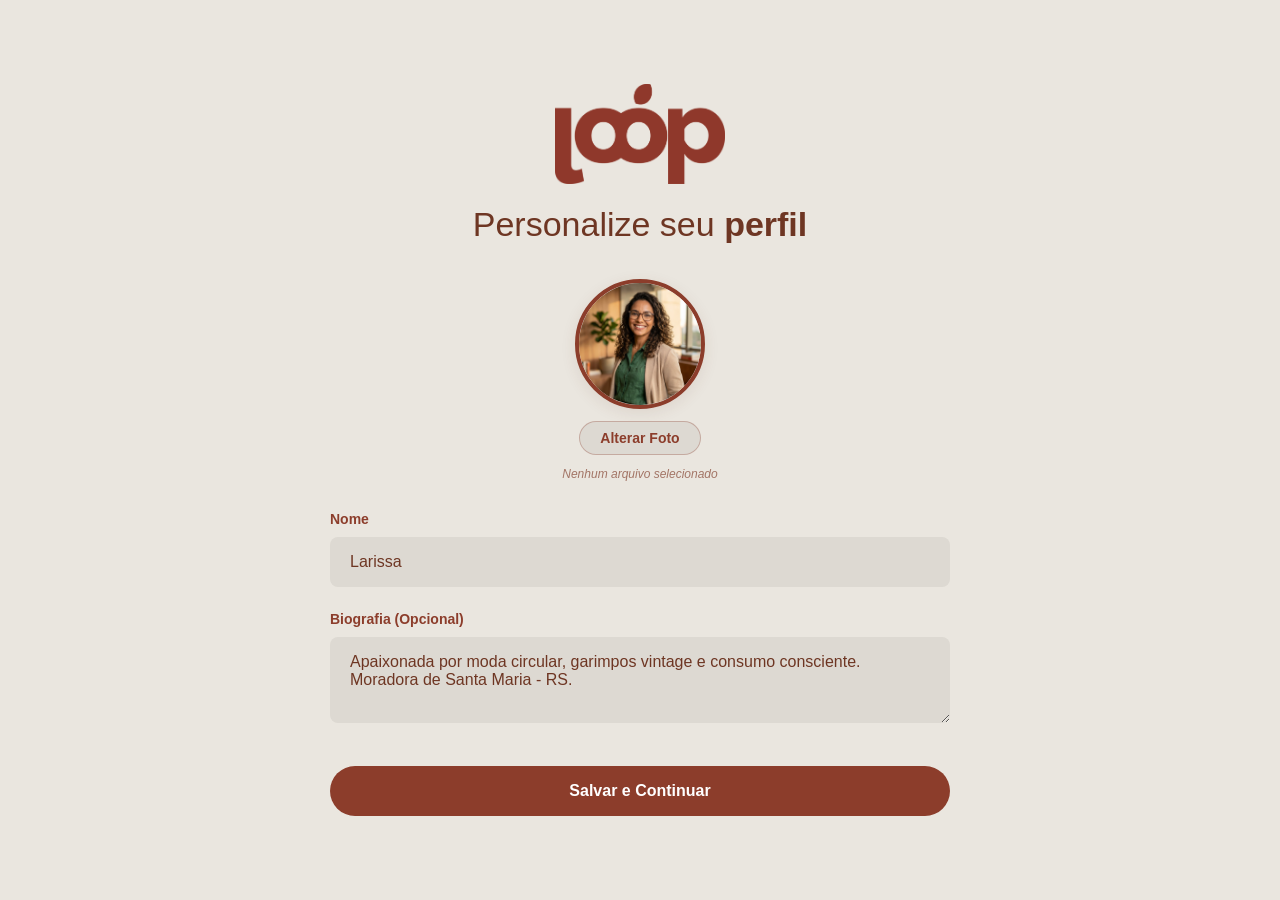
<file: personalizar.html>
<!DOCTYPE html>
<html lang="pt-BR">
<head>
    <meta charset="UTF-8">
    <meta name="viewport" content="width=device-width, initial-scale=1.0">
    <title>Loop - Personalizar Perfil</title>
    <!-- Fonte Satoshi para manter a consistência e elegância visual -->
    <link href="https://api.fontshare.com/v2/css?f[]=satoshi@400,500,700,900&display=swap" rel="stylesheet">
    <style>
        /* --- ESTILOS GERAIS --- */
        * {
            margin: 0;
            padding: 0;
            box-sizing: border-box;
            font-family: 'Satoshi', sans-serif;
        }

        body {
            background-color: #EAE6DF; /* Fundo bege claro idêntico à imagem */
            color: #6E3623; /* Tom marrom escuro padrão */
            min-height: 100vh;
            display: flex;
            justify-content: center;
            align-items: center;
            padding: 20px;
            
            /* Animação de transição suave */
            animation: pageFadeIn 0.3s cubic-bezier(0.4, 0, 0.2, 1) forwards;
            transition: opacity 0.2s cubic-bezier(0.4, 0, 0.2, 1), transform 0.2s cubic-bezier(0.4, 0, 0.2, 1);
        }

        body.page-fade-out {
            animation: none !important;
            opacity: 0 !important;
            transform: translateY(-8px) !important;
        }

        @keyframes pageFadeIn {
            from {
                opacity: 0;
                transform: translateY(8px);
            }
            to {
                opacity: 1;
                transform: translateY(0);
            }
        }

        /* --- CONTAINER DO FORMULÁRIO --- */
        .login-container {
            width: 100%;
            max-width: 620px;
            text-align: center;
            display: flex;
            flex-direction: column;
            align-items: center;
        }

        /* --- LOGOTIPO INTEGRADO --- */
        .logo-wrapper {
            display: inline-flex;
            justify-content: center;
            align-items: center;
            margin-bottom: 20px;
            text-decoration: none;
            cursor: pointer;
        }

        .logo-img-auth {
            max-height: 100px;
            width: auto;
            object-fit: contain;
        }

        /* --- TEXTO DE SUBTÍTULO --- */
        .login-title {
            font-size: 34px;
            font-weight: 500;
            color: #6E3623;
            line-height: 1.2;
            margin-bottom: 35px;
            max-width: 580px;
        }

        .login-title em {
            font-style: normal;
            font-weight: 700;
        }

        /* --- FORMULÁRIO --- */
        .login-form {
            width: 100%;
            display: flex;
            flex-direction: column;
            text-align: left;
        }

        /* Foto de Perfil Upload */
        .avatar-upload-container {
            display: flex;
            flex-direction: column;
            align-items: center;
            margin-bottom: 30px;
            gap: 12px;
            width: 100%;
        }

        .avatar-preview-circle {
            width: 130px;
            height: 130px;
            border-radius: 50%;
            border: 4px solid #8C3D2B;
            overflow: hidden;
            display: flex;
            align-items: center;
            justify-content: center;
            background-color: #DDD9D2;
            box-shadow: 0 4px 15px rgba(110, 54, 35, 0.1);
        }

        .avatar-preview-img {
            width: 100%;
            height: 100%;
            object-fit: cover;
        }

        .upload-avatar-btn {
            background-color: #DDD9D2;
            color: #8C3D2B;
            border: 1px solid rgba(140, 61, 43, 0.3);
            border-radius: 50px;
            padding: 8px 20px;
            font-size: 14px;
            font-weight: 700;
            cursor: pointer;
            transition: all 0.2s ease;
        }

        .upload-avatar-btn:hover {
            background-color: #8C3D2B;
            color: #FFFFFF;
        }

        .file-hint-text {
            font-size: 12px;
            color: #A37566;
            font-style: italic;
        }

        .input-group {
            margin-bottom: 24px;
            width: 100%;
        }

        .input-group label {
            display: block;
            font-size: 14px;
            font-weight: 700;
            color: #8C3D2B;
            margin-bottom: 10px;
        }

        .input-field {
            width: 100%;
            background-color: #DDD9D2;
            border: none;
            border-radius: 8px;
            padding: 16px 20px;
            font-size: 16px;
            color: #6E3623;
            outline: none;
            transition: background-color 0.2s ease;
        }

        .input-field::placeholder {
            color: #A37566;
            opacity: 0.6;
        }

        .input-field:focus {
            background-color: #D3CECF;
            box-shadow: 0 0 0 2px #8C3D2B;
        }

        textarea.input-field {
            font-family: 'Satoshi', sans-serif;
            resize: vertical;
        }

        /* --- BOTÃO SALVAR --- */
        .submit-btn {
            width: 100%;
            background-color: #8C3D2B;
            color: #FFFFFF;
            border: none;
            border-radius: 50px;
            padding: 16px;
            font-size: 16px;
            font-weight: 700;
            cursor: pointer;
            margin-top: 15px;
            transition: background-color 0.2s ease, transform 0.1s ease;
            text-align: center;
        }

        .submit-btn:hover {
            background-color: #6E3623;
        }

        /* Responsividade Mobile */
        @media (max-width: 480px) {
            .login-title {
                font-size: 26px;
                margin-bottom: 25px;
            }
            .avatar-preview-circle {
                width: 110px;
                height: 110px;
            }
            .input-field {
                padding: 14px 16px;
                font-size: 15px;
            }
            .submit-btn {
                padding: 14px;
                font-size: 15px;
            }
        }
    </style>
</head>
<body>

    <div class="login-container">
        
        <!-- LOGO (Retorna à Home se clicado) -->
        <a href="index.html" class="logo-wrapper">
            <img src="logo-loop.png" alt="Loop Logo" class="logo-img-auth">
        </a>

        <!-- TÍTULO DA PÁGINA -->
        <h1 class="login-title">
            Personalize seu <em>perfil</em>
        </h1>

        <!-- FORMULÁRIO DE PERSONALIZAÇÃO -->
        <form class="login-form" id="customize-form">
            <!-- Upload Foto de Perfil -->
            <div class="avatar-upload-container">
                <div class="avatar-preview-circle">
                    <img src="user_profile.png" alt="Avatar Preview" id="avatar-preview" class="avatar-preview-img">
                </div>
                <label for="upload-avatar" class="upload-avatar-btn">Alterar Foto</label>
                <input type="file" id="upload-avatar" accept="image/*" style="display: none;">
                <span id="file-hint" class="file-hint-text">Nenhum arquivo selecionado</span>
            </div>

            <!-- Campo Nome -->
            <div class="input-group">
                <label for="user-name-input">Nome</label>
                <input type="text" id="user-name-input" class="input-field" placeholder="Ex: Larissa" required>
            </div>

            <!-- Campo Bio -->
            <div class="input-group">
                <label for="user-bio-input">Biografia (Opcional)</label>
                <textarea id="user-bio-input" class="input-field" rows="3" placeholder="Fale um pouco sobre você, seu estilo de garimpo..."></textarea>
            </div>

            <!-- Botão Salvar -->
            <button type="submit" class="submit-btn">Salvar e Continuar</button>
        </form>

    </div>

    <!-- Script de dados para migração se necessário -->
    <script src="data.js"></script>
    <script>
        document.addEventListener('DOMContentLoaded', () => {
            // Inicializar inputs com os valores padrões atuais
            const avatarPreview = document.getElementById('avatar-preview');
            const nameInput = document.getElementById('user-name-input');
            const bioInput = document.getElementById('user-bio-input');
            const uploadInput = document.getElementById('upload-avatar');
            const fileHint = document.getElementById('file-hint');
            const form = document.getElementById('customize-form');

            const defaultName = 'Larissa';
            const defaultBio = 'Apaixonada por moda circular, garimpos vintage e consumo consciente. Moradora de Santa Maria - RS.';
            const defaultAvatar = 'user_profile.png';

            // Carrega dados se já existirem no localStorage
            const savedName = localStorage.getItem('userName');
            const savedBio = localStorage.getItem('userBio');
            const savedAvatar = localStorage.getItem('userAvatar');

            nameInput.value = savedName || defaultName;
            bioInput.value = savedBio || defaultBio;
            avatarPreview.src = savedAvatar || defaultAvatar;

            let avatarBase64 = savedAvatar || defaultAvatar;

            // Foto de perfil upload preview
            uploadInput.addEventListener('change', (e) => {
                const file = e.target.files[0];
                if (file) {
                    fileHint.textContent = file.name;
                    const reader = new FileReader();
                    reader.onload = (event) => {
                        avatarBase64 = event.target.result;
                        avatarPreview.src = avatarBase64;
                    };
                    reader.readAsDataURL(file);
                }
            });

            // Função de migração de avaliações do nome padrão "Larissa" para o novo nome
            function migrateReviews(oldName, newName) {
                if (!oldName || !newName || oldName === newName) return;

                let localStores = JSON.parse(localStorage.getItem('storesData'));
                if (!localStores && typeof storesData !== 'undefined') {
                    localStores = storesData;
                }

                if (localStores) {
                    let updated = false;
                    localStores.forEach(store => {
                        store.reviewsList.forEach(r => {
                            if (r.author === oldName) {
                                r.author = newName;
                                updated = true;
                            }
                        });
                    });
                    if (updated) {
                        localStorage.setItem('storesData', JSON.stringify(localStores));
                    }
                }
            }

            // Submissão do formulário
            form.addEventListener('submit', (e) => {
                e.preventDefault();

                const oldName = savedName || defaultName;
                const newName = nameInput.value.trim();
                const newBio = bioInput.value.trim();

                if (!newName) return;

                // Salvar dados no localStorage
                localStorage.setItem('userName', newName);
                localStorage.setItem('userBio', newBio);
                localStorage.setItem('userAvatar', avatarBase64);

                // Migrar avaliações antigas do usuário padrão
                migrateReviews(oldName, newName);

                // Executar transição de saída e ir para Home (index.html)
                document.body.classList.add('page-fade-out');
                setTimeout(() => {
                    window.location.href = 'index.html';
                }, 200);
            });
        });
    </script>
    <!-- Script de transição de páginas -->
    <script src="transitions.js"></script>
</body>
</html>
</file>
<file: style.css>
/* --- ESTILOS GERAIS --- */
* {
    margin: 0;
    padding: 0;
    box-sizing: border-box;
    font-family: 'Satoshi', sans-serif;
}

body {
    background-color: #EAE6DF; /* Fundo bege claro */
    color: #6E3623; /* Tom marrom escuro padrão */
}

/* --- NAVBAR & HEADER --- */
header {
    padding: 20px 40px;
}

.navbar {
    background-color: #8C3D2B; /* Tom marrom avermelhado principal */
    border-radius: 50px;
    display: flex;
    justify-content: flex-start;
    align-items: center;
    padding: 15px 30px;
    margin-bottom: 20px;
}

.logo {
    color: #FFFFFF;
    font-size: 28px;
    font-weight: 800;
    text-decoration: none;
    margin-right: 40px;
    display: flex;
    align-items: center;
}

.logo span {
    border: 3px solid #FFFFFF;
    border-radius: 50px;
    padding: 0 8px;
    margin-left: 2px;
}

.logo-img {
    height: 38px;
    width: auto;
    object-fit: contain;
    transition: transform 0.2s ease;
}

.logo-img:hover {
    transform: scale(1.05);
}

.nav-links {
    display: flex;
    list-style: none;
    gap: 20px;
}

.nav-links a {
    color: #FFFFFF;
    text-decoration: none;
    font-size: 15px;
    font-weight: 600;
    opacity: 0.9;
    transition: all 0.2s ease;
}

.nav-links a:hover, .nav-links a.active {
    opacity: 1;
    text-shadow: 0 0 10px rgba(255,255,255,0.4);
}

/* --- SEÇÃO DE BUSCA E FILTROS --- */
.search-filter-container {
    background-color: #FFFFFF;
    border-radius: 30px;
    padding: 20px 30px;
    box-shadow: 0 4px 15px rgba(110, 54, 35, 0.05);
    display: flex;
    flex-direction: column;
    gap: 15px;
    max-width: 1100px;
    margin: 0 auto 30px auto;
}

/* Linha superior: Campo de texto de busca */
.search-box-row {
    display: flex;
    gap: 15px;
    width: 100%;
}

.search-input-wrapper {
    position: relative;
    flex: 1;
}

.search-input {
    width: 100%;
    padding: 14px 20px;
    border: 2px solid #EAE6DF;
    border-radius: 50px;
    font-size: 16px;
    color: #6E3623;
    outline: none;
    background-color: #FBFBFA;
    transition: border-color 0.2s ease;
}

.search-input::placeholder {
    color: #A37566;
    opacity: 0.7;
}

.search-input:focus {
    border-color: #8C3D2B;
}

.search-btn {
    background-color: #8C3D2B;
    color: #FFFFFF;
    border: none;
    border-radius: 50px;
    padding: 0 30px;
    font-size: 16px;
    font-weight: 700;
    cursor: pointer;
    transition: background-color 0.2s ease;
}

.search-btn:hover {
    background-color: #6E3623;
}

/* Linha inferior: Filtros seletores */
.filters-row {
    display: flex;
    flex-wrap: wrap;
    gap: 12px;
    align-items: center;
}

.filter-select {
    background-color: #FBFBFA;
    border: 2px solid #EAE6DF;
    color: #6E3623;
    padding: 10px 16px;
    border-radius: 50px;
    font-size: 14px;
    font-weight: 600;
    outline: none;
    cursor: pointer;
    transition: all 0.2s ease;
}

.filter-select:focus, .filter-select:hover {
    border-color: #8C3D2B;
    background-color: #FFFFFF;
}

/* --- HERO SECTION --- */
.hero {
    text-align: center;
    padding: 60px 20px 40px 20px;
    max-width: 900px;
    margin: 0 auto;
}

.hero h1 {
    font-size: 64px;
    font-weight: 700;
    line-height: 1.1;
    color: #6E3623;
    margin-bottom: 25px;
}

.hero h1 em {
    font-style: normal;
    font-weight: 800;
}

.hero p {
    font-size: 18px;
    color: #A37566;
    font-weight: 400;
}

/* --- CONTAINER PRINCIPAL ESCURO --- */
.main-card-section {
    max-width: 1100px;
    margin: 0 auto 50px auto;
    background-color: #8C3D2B;
    border-radius: 40px;
    padding: 50px 40px;
    color: #FFFFFF;
    text-align: center;
}

.main-card-section h2 {
    font-size: 42px;
    font-weight: 700;
    margin-bottom: 50px;
}

.main-card-section h2 em {
    font-style: italic;
    font-weight: 400;
}

.features-grid {
    display: grid;
    grid-template-columns: repeat(3, 1fr);
    gap: 30px;
}

.feature-item {
    display: flex;
    flex-direction: column;
    align-items: center;
    padding: 10px;
}

.feature-icon {
    font-size: 40px;
    margin-bottom: 15px;
}

.feature-item h3 {
    font-size: 20px;
    font-weight: 600;
    margin-bottom: 15px;
}

.feature-item p {
    font-size: 14px;
    line-height: 1.5;
    opacity: 0.9;
}

/* --- SEÇÃO DO MAPA --- */
.map-section {
    max-width: 1100px;
    margin: 0 auto 60px auto;
    padding: 0 20px;
}

.map-container {
    width: 100%;
    height: 450px;
    border-radius: 30px;
    overflow: hidden;
    box-shadow: 0 4px 15px rgba(0,0,0,0.05);
}

.map-container iframe {
    width: 100%;
    height: 100%;
    border: 0;
}

/* --- SEÇÃO LOJAS PERTO DE VOCÊ --- */
.stores-section {
    max-width: 800px;
    margin: 0 auto 80px auto;
    padding: 0 20px;
}

.stores-section h2 {
    text-align: center;
    font-size: 32px;
    font-weight: 700;
    color: #6E3623;
    margin-bottom: 30px;
}

/* CARD DO BRECHÓ (Base) */
.store-card {
    background: linear-gradient(90deg, #8C3D2B 60%, rgba(140,61,43,0.85) 100%), url('https://images.unsplash.com/photo-1558769132-cb1aea458c5e?ixlib=rb-4.0.3&auto=format&fit=crop&w=600&q=80');
    background-size: cover;
    background-position: right center;
    border-radius: 25px;
    padding: 30px;
    color: #FFFFFF;
    margin-bottom: 25px;
    display: flex;
    flex-direction: column;
    justify-content: center;
    min-height: 220px;
    box-shadow: 0 4px 10px rgba(0,0,0,0.05);
    
    /* Transição suave para o efeito shrink */
    transition: transform 0.25s ease-in-out, box-shadow 0.25s ease-in-out;
    cursor: pointer;
}

/* Imagem de fundo do segundo card */
.store-card.vo-adelaide {
    background: linear-gradient(90deg, #8C3D2B 60%, rgba(140,61,43,0.75) 100%), url('https://images.unsplash.com/photo-1441986300917-64674bd600d8?ixlib=rb-4.0.3&auto=format&fit=crop&w=600&q=80');
    background-size: cover;
    background-position: right center;
}

/* EFEITO SHRINK (Encolher ao passar o mouse) */
.store-card:hover {
    transform: scale(0.97); /* Diminui o tamanho em 3% */
    box-shadow: 0 2px 5px rgba(0,0,0,0.1); 
}

.store-card h3 {
    font-size: 22px;
    font-weight: 600;
    margin-bottom: 5px;
}

.rating {
    color: #FFFFFF;
    font-size: 14px;
    margin-bottom: 15px;
    display: flex;
    align-items: center;
}

.dist-badge {
    background-color: rgba(255, 255, 255, 0.2);
    backdrop-filter: blur(4px);
    -webkit-backdrop-filter: blur(4px);
    color: #FFFFFF;
    padding: 3px 10px;
    border-radius: 50px;
    font-size: 11px;
    font-weight: 600;
    margin-left: 12px;
    letter-spacing: 0.5px;
    border: 1px solid rgba(255,255,255,0.15);
}

.no-results {
    text-align: center;
    padding: 50px 30px;
    background-color: rgba(140, 61, 43, 0.05);
    border-radius: 25px;
    color: #6E3623;
    border: 2px dashed rgba(140, 61, 43, 0.3);
    margin-bottom: 25px;
}

.no-results h3 {
    font-size: 20px;
    margin-bottom: 8px;
    color: #8C3D2B;
}

.no-results p {
    font-size: 14px;
    color: #6E3623;
    opacity: 0.8;
}

.review {
    font-style: italic;
    font-size: 14px;
    margin-bottom: 20px;
    max-width: 80%;
    line-height: 1.4;
    opacity: 0.95;
}

.store-info {
    font-size: 13px;
    opacity: 0.85;
    line-height: 1.5;
}

/* --- PAGINA DE PERFIL --- */
.profile-container {
    max-width: 1100px;
    margin: 40px auto 80px auto;
    padding: 0 20px;
    display: flex;
    gap: 30px;
}

.profile-sidebar {
    flex: 1;
    min-width: 280px;
}

.profile-card {
    background-color: #FFFFFF;
    border-radius: 30px;
    padding: 40px 30px;
    box-shadow: 0 4px 15px rgba(110, 54, 35, 0.05);
    display: flex;
    flex-direction: column;
    align-items: center;
    text-align: center;
    border: 1px solid #EAE6DF;
}

.profile-avatar-wrapper {
    width: 150px;
    height: 150px;
    border-radius: 50%;
    overflow: hidden;
    border: 4px solid #8C3D2B;
    margin-bottom: 20px;
    box-shadow: 0 4px 10px rgba(0,0,0,0.1);
}

.profile-avatar-img {
    width: 100%;
    height: 100%;
    object-fit: cover;
}

.profile-name {
    font-size: 24px;
    font-weight: 700;
    color: #6E3623;
    margin-bottom: 5px;
}

.profile-tag {
    background-color: rgba(140, 61, 43, 0.1);
    color: #8C3D2B;
    padding: 4px 12px;
    border-radius: 50px;
    font-size: 12px;
    font-weight: 700;
    margin-bottom: 20px;
    letter-spacing: 0.5px;
}

.profile-bio {
    font-size: 14px;
    color: #A37566;
    line-height: 1.6;
    margin-bottom: 25px;
    border-bottom: 1px solid #EAE6DF;
    padding-bottom: 20px;
    width: 100%;
}

.profile-stats {
    display: flex;
    justify-content: space-around;
    width: 100%;
}

.stat-box {
    display: flex;
    flex-direction: column;
    align-items: center;
}

.stat-value {
    font-size: 22px;
    font-weight: 800;
    color: #8C3D2B;
}

.stat-label {
    font-size: 11px;
    font-weight: 600;
    color: #6E3623;
    opacity: 0.8;
    text-transform: uppercase;
    margin-top: 2px;
}

.profile-content {
    flex: 2.2;
    display: flex;
    flex-direction: column;
    gap: 35px;
}

.profile-section-title {
    font-size: 22px;
    font-weight: 700;
    color: #6E3623;
    margin-bottom: 18px;
    display: flex;
    align-items: center;
    gap: 8px;
}

.profile-section-title span {
    font-size: 20px;
}

/* Lista de Favoritos */
.favorites-list {
    display: grid;
    grid-template-columns: repeat(auto-fill, minmax(280px, 1fr));
    gap: 20px;
}

.fav-card {
    background-color: #FFFFFF;
    border-radius: 20px;
    padding: 20px;
    border: 1px solid #EAE6DF;
    box-shadow: 0 4px 10px rgba(0,0,0,0.02);
    display: flex;
    align-items: center;
    gap: 15px;
    text-decoration: none;
    transition: transform 0.2s ease, box-shadow 0.2s ease;
}

.fav-card:hover {
    transform: translateY(-2px);
    box-shadow: 0 6px 15px rgba(110, 54, 35, 0.08);
    border-color: #8C3D2B;
}

.fav-img {
    width: 70px;
    height: 70px;
    border-radius: 12px;
    object-fit: cover;
    border: 1px solid #EAE6DF;
}

.fav-info h4 {
    font-size: 16px;
    font-weight: 700;
    color: #6E3623;
    margin-bottom: 4px;
}

.fav-info .rating {
    margin-bottom: 0;
    color: #8C3D2B;
    font-size: 12px;
}

.fav-info .dist {
    font-size: 11px;
    color: #A37566;
    margin-top: 2px;
}

/* Lista de Avaliações */
.my-reviews-list {
    display: flex;
    flex-direction: column;
    gap: 20px;
}

.my-review-card {
    background-color: #FFFFFF;
    border-radius: 20px;
    padding: 25px;
    border: 1px solid #EAE6DF;
    box-shadow: 0 4px 10px rgba(0,0,0,0.02);
}

.my-review-header {
    display: flex;
    justify-content: space-between;
    align-items: center;
    margin-bottom: 12px;
    border-bottom: 1px dashed #EAE6DF;
    padding-bottom: 10px;
}

.my-review-header h4 {
    font-size: 16px;
    font-weight: 700;
    color: #6E3623;
}

.my-review-header h4 a {
    color: inherit;
    text-decoration: none;
}

.my-review-header h4 a:hover {
    color: #8C3D2B;
}

.my-review-header .date {
    font-size: 12px;
    color: #A37566;
}

.my-review-card .rating {
    margin-bottom: 10px;
    color: #8C3D2B;
    font-size: 13px;
    display: flex;
    align-items: center;
}

.my-review-text {
    font-style: italic;
    font-size: 14px;
    color: #6E3623;
    line-height: 1.5;
    opacity: 0.9;
}

/* --- PAGINA DE DETALHES --- */
.details-container {
    max-width: 1100px;
    margin: 40px auto 80px auto;
    padding: 0 20px;
    display: flex;
    gap: 35px;
}

.details-sidebar {
    flex: 1;
    min-width: 300px;
}

.details-main-content {
    flex: 2;
    display: flex;
    flex-direction: column;
    gap: 35px;
}

.details-img-card {
    background-color: #FFFFFF;
    border-radius: 30px;
    padding: 15px;
    border: 1px solid #EAE6DF;
    box-shadow: 0 4px 15px rgba(110, 54, 35, 0.05);
    margin-bottom: 25px;
}

.details-img {
    width: 100%;
    height: 250px;
    object-fit: cover;
    border-radius: 20px;
}

.details-info-card {
    background-color: #FFFFFF;
    border-radius: 30px;
    padding: 30px;
    border: 1px solid #EAE6DF;
    box-shadow: 0 4px 15px rgba(110, 54, 35, 0.05);
    display: flex;
    flex-direction: column;
    gap: 20px;
}

.info-item {
    display: flex;
    flex-direction: column;
    gap: 5px;
}

.info-item h4 {
    font-size: 13px;
    font-weight: 700;
    color: #8C3D2B;
    text-transform: uppercase;
    letter-spacing: 0.5px;
}

.info-item p {
    font-size: 14px;
    color: #6E3623;
    line-height: 1.5;
}

.details-header {
    display: flex;
    flex-direction: column;
    gap: 12px;
}

.details-header h1 {
    font-size: 38px;
    font-weight: 700;
    color: #6E3623;
}

.details-badges {
    display: flex;
    align-items: center;
    flex-wrap: wrap;
    gap: 10px;
}

.details-badges .rating {
    margin-bottom: 0;
    color: #8C3D2B;
    font-size: 16px;
    font-weight: 700;
    display: flex;
    align-items: center;
}

.details-badges .dist-badge {
    margin-left: 0;
    background-color: rgba(140, 61, 43, 0.1);
    color: #8C3D2B;
    border: 1px solid rgba(140,61,43,0.15);
}

.details-tag-badge {
    background-color: #DDD9D2;
    color: #6E3623;
    padding: 3px 12px;
    border-radius: 50px;
    font-size: 11px;
    font-weight: 700;
    letter-spacing: 0.5px;
    text-transform: uppercase;
}

.details-tag-badge.eco {
    background-color: rgba(140, 61, 43, 0.15);
    color: #8C3D2B;
}

/* Formulário de Nova Avaliação */
.new-review-card {
    background-color: #FFFFFF;
    border-radius: 30px;
    padding: 30px;
    border: 1px solid #EAE6DF;
    box-shadow: 0 4px 15px rgba(110, 54, 35, 0.05);
}

.new-review-form {
    display: flex;
    flex-direction: column;
    gap: 20px;
    margin-top: 15px;
}

.form-row-2 {
    display: flex;
    gap: 15px;
}

.form-group-details {
    display: flex;
    flex-direction: column;
    gap: 8px;
    flex: 1;
}

.form-group-details label {
    font-size: 13px;
    font-weight: 700;
    color: #8C3D2B;
    text-transform: uppercase;
    letter-spacing: 0.5px;
}

.form-group-details input,
.form-group-details select,
.form-group-details textarea {
    background-color: #FBFBFA;
    border: 2px solid #EAE6DF;
    border-radius: 8px;
    padding: 12px 16px;
    font-size: 15px;
    color: #6E3623;
    outline: none;
    transition: border-color 0.2s;
}

.form-group-details input:focus,
.form-group-details select:focus,
.form-group-details textarea:focus {
    border-color: #8C3D2B;
    background-color: #FFFFFF;
}

.submit-btn-details {
    background-color: #8C3D2B;
    color: #FFFFFF;
    border: none;
    border-radius: 50px;
    padding: 14px;
    font-size: 15px;
    font-weight: 700;
    cursor: pointer;
    transition: background-color 0.2s ease, transform 0.1s ease;
}

.submit-btn-details:hover {
    background-color: #6E3623;
}

.submit-btn-details:active {
    transform: scale(0.99);
}

/* --- RESPONSIVIDADE ADAPTATIVA --- */
@media (max-width: 768px) {
    header { padding: 15px 20px; }
    .navbar { flex-direction: column; gap: 15px; border-radius: 25px; padding: 15px 20px; }
    .nav-links { flex-wrap: wrap; justify-content: center; gap: 12px 18px; }
    
    .hero { padding: 40px 15px 30px 15px; }
    .hero h1 { font-size: 42px; }
    .hero p { font-size: 16px; }

    .main-card-section { padding: 40px 20px; border-radius: 30px; margin: 0 15px 40px 15px; }
    .main-card-section h2 { font-size: 28px; margin-bottom: 35px; }
    .features-grid { grid-template-columns: 1fr; gap: 40px; }
    .feature-item p { max-width: 450px; margin: 0 auto; }

    .map-section { padding: 0 15px; margin-bottom: 40px; }
    .map-container { height: 320px; border-radius: 20px; }

    .search-filter-container { padding: 15px 20px; border-radius: 20px; margin: 0 15px 20px 15px; }
    .search-box-row { flex-direction: column; gap: 10px; }
    .search-btn { padding: 12px 0; height: 48px; }
    .filters-row { justify-content: space-between; gap: 10px; }
    .filter-select { flex: 1 1 calc(50% - 10px); min-width: 120px; font-size: 13px; padding: 8px 12px; }

    .stores-section { padding: 0 15px; margin-bottom: 60px; }
    .stores-section h2 { font-size: 26px; }
    .store-card { padding: 20px; min-height: 180px; border-radius: 20px; margin-bottom: 20px; }
    .store-card h3 { font-size: 19px; }
    .review { max-width: 100%; font-size: 13px; margin-bottom: 15px; }
    .store-info { font-size: 12px; }

    .profile-container { flex-direction: column; padding: 0 15px; margin: 20px auto 40px auto; gap: 25px; }
    .profile-sidebar { min-width: 100%; }
    .profile-card { padding: 30px 20px; border-radius: 25px; }
    .favorites-list { grid-template-columns: 1fr; }
    .my-review-card { padding: 20px; border-radius: 15px; }

    .details-container { flex-direction: column; padding: 0 15px; margin: 20px auto 50px auto; gap: 25px; }
    .details-sidebar { min-width: 100%; }
    .details-info-card { padding: 20px; border-radius: 25px; }
    .details-main-content { gap: 25px; }
    .details-header h1 { font-size: 28px; }
    .details-fav-btn { width: 100%; justify-content: center; }
    .new-review-card { padding: 20px; border-radius: 25px; }
    .form-row-2 { flex-direction: column; gap: 15px; }
}

@media (max-width: 480px) {
    .navbar { border-radius: 20px; }
    .nav-links { gap: 10px 15px; font-size: 13px; }
    .logo-img { height: 30px; }
    
    .hero h1 { font-size: 32px; }
    
    .filter-select { flex: 1 1 100%; }
    
    .carousel-container { height: 200px; }
}

/* --- TRANSIÇÕES SUAVES DE PÁGINAS --- */
@keyframes pageFadeIn {
    from {
        opacity: 0;
        transform: translateY(8px);
    }
    to {
        opacity: 1;
        transform: translateY(0);
    }
}

body {
    animation: pageFadeIn 0.3s cubic-bezier(0.4, 0, 0.2, 1) forwards;
    transition: opacity 0.2s cubic-bezier(0.4, 0, 0.2, 1), transform 0.2s cubic-bezier(0.4, 0, 0.2, 1);
}

body.page-fade-out {
    animation: none !important;
    opacity: 0 !important;
    transform: translateY(-8px) !important;
}

/* --- BOTÃO FAVORITAR DETALHES --- */
.details-fav-btn {
    background-color: #FFFFFF;
    border: 2px solid #EAE6DF;
    color: #8C3D2B;
    padding: 8px 18px;
    border-radius: 50px;
    font-size: 14px;
    font-weight: 700;
    cursor: pointer;
    display: flex;
    align-items: center;
    gap: 8px;
    transition: all 0.2s ease;
    box-shadow: 0 2px 5px rgba(0,0,0,0.02);
    outline: none;
}

.details-fav-btn:hover {
    border-color: #8C3D2B;
    background-color: rgba(140, 61, 43, 0.02);
    transform: translateY(-1px);
}

.details-fav-btn.is-active {
    background-color: #8C3D2B;
    border-color: #8C3D2B;
    color: #FFFFFF;
    box-shadow: 0 4px 10px rgba(140, 61, 43, 0.15);
}

.details-fav-btn.is-active:hover {
    background-color: #6E3623;
    border-color: #6E3623;
}

.details-fav-btn:active {
    transform: scale(0.97);
}

/* --- CAROUSEL / SLIDESHOW DE FOTOS --- */
.carousel-container {
    position: relative;
    width: 100%;
    height: 250px;
    border-radius: 20px;
    overflow: hidden;
}

.carousel-slides {
    display: flex;
    width: 100%;
    height: 100%;
    transition: transform 0.4s cubic-bezier(0.4, 0, 0.2, 1);
}

.carousel-slide-img {
    width: 100%;
    height: 100%;
    object-fit: cover;
    flex-shrink: 0;
}

.carousel-prev,
.carousel-next {
    position: absolute;
    top: 50%;
    transform: translateY(-50%);
    background-color: rgba(110, 54, 35, 0.6);
    backdrop-filter: blur(4px);
    -webkit-backdrop-filter: blur(4px);
    color: #FFFFFF;
    border: none;
    width: 36px;
    height: 36px;
    border-radius: 50%;
    font-size: 14px;
    font-weight: 700;
    cursor: pointer;
    display: flex;
    align-items: center;
    justify-content: center;
    transition: background-color 0.2s, transform 0.1s;
    z-index: 10;
    user-select: none;
}

.carousel-prev:hover,
.carousel-next:hover {
    background-color: #8C3D2B;
}

.carousel-prev:active,
.carousel-next:active {
    transform: translateY(-50%) scale(0.95);
}

.carousel-prev {
    left: 12px;
}

.carousel-next {
    right: 12px;
}

.carousel-dots {
    position: absolute;
    bottom: 12px;
    left: 50%;
    transform: translateX(-50%);
    display: flex;
    gap: 8px;
    z-index: 10;
}

.carousel-dot {
    width: 8px;
    height: 8px;
    border-radius: 50%;
    background-color: rgba(255, 255, 255, 0.4);
    cursor: pointer;
    transition: background-color 0.2s, transform 0.2s;
    border: 1px solid rgba(110, 54, 35, 0.2);
}

.carousel-dot.active {
    background-color: #FFFFFF;
    transform: scale(1.2);
    border-color: #8C3D2B;
}

/* --- PERFIL EDIT MODAL & BUTTONS --- */
.edit-profile-btn {
    margin-top: 20px;
    background-color: transparent;
    color: #8C3D2B;
    border: 2px solid #8C3D2B;
    padding: 10px 20px;
    border-radius: 50px;
    font-family: 'Satoshi', sans-serif;
    font-weight: 700;
    font-size: 15px;
    cursor: pointer;
    transition: all 0.2s ease;
    width: 100%;
    display: flex;
    align-items: center;
    justify-content: center;
    gap: 8px;
}

.edit-profile-btn:hover {
    background-color: #8C3D2B;
    color: #FFFFFF;
    transform: translateY(-2px);
    box-shadow: 0 4px 10px rgba(140, 61, 43, 0.15);
}

.edit-profile-btn:active {
    transform: translateY(0);
}

/* Modal overlay (dark semi-transparent background) */
.modal-overlay {
    position: fixed;
    top: 0;
    left: 0;
    width: 100%;
    height: 100%;
    background-color: rgba(110, 54, 35, 0.5); /* HSL brownish transparency */
    backdrop-filter: blur(4px);
    display: flex;
    align-items: center;
    justify-content: center;
    z-index: 1000;
    opacity: 0;
    pointer-events: none;
    transition: opacity 0.3s ease;
}

.modal-overlay.is-open {
    opacity: 1;
    pointer-events: auto;
}

/* Modal Card */
.modal-card {
    background-color: #FFFFFF;
    border-radius: 30px;
    width: 90%;
    max-width: 500px;
    padding: 40px;
    box-shadow: 0 10px 30px rgba(110, 54, 35, 0.15);
    border: 1px solid #EAE6DF;
    position: relative;
    transform: scale(0.9);
    transition: transform 0.3s cubic-bezier(0.34, 1.56, 0.64, 1);
}

.modal-overlay.is-open .modal-card {
    transform: scale(1);
}

.modal-close {
    position: absolute;
    top: 20px;
    right: 20px;
    background: transparent;
    border: none;
    font-size: 28px;
    color: #A37566;
    cursor: pointer;
    line-height: 1;
    transition: color 0.2s ease;
}

.modal-close:hover {
    color: #8C3D2B;
}

.modal-card h3 {
    font-size: 24px;
    font-weight: 700;
    color: #6E3623;
    margin-bottom: 25px;
    text-align: center;
}

/* Avatar Upload styling */
.avatar-upload-group {
    display: flex;
    flex-direction: column;
    align-items: center;
    margin-bottom: 25px;
    gap: 10px;
}

.avatar-preview-wrapper {
    width: 110px;
    height: 110px;
    border-radius: 50%;
    border: 3px solid #8C3D2B;
    overflow: hidden;
    display: flex;
    align-items: center;
    justify-content: center;
    background-color: #EAE6DF;
    box-shadow: 0 4px 10px rgba(110, 54, 35, 0.1);
}

.avatar-preview-img {
    width: 100%;
    height: 100%;
    object-fit: cover;
}

.upload-avatar-label {
    background-color: #EAE6DF;
    color: #8C3D2B;
    padding: 8px 16px;
    border-radius: 50px;
    font-size: 13px;
    font-weight: 700;
    cursor: pointer;
    transition: all 0.2s ease;
    border: 1px solid rgba(140, 61, 43, 0.2);
}

.upload-avatar-label:hover {
    background-color: #8C3D2B;
    color: #FFFFFF;
}

.file-name-hint {
    font-size: 11px;
    color: #A37566;
    max-width: 200px;
    white-space: nowrap;
    overflow: hidden;
    text-overflow: ellipsis;
    font-style: italic;
}

/* Form controls details */
.form-group-details {
    display: flex;
    flex-direction: column;
    gap: 8px;
    margin-bottom: 20px;
    width: 100%;
    text-align: left;
}

.form-group-details label {
    font-size: 14px;
    font-weight: 700;
    color: #8C3D2B;
}

.form-group-details input[type="text"],
.form-group-details textarea {
    width: 100%;
    padding: 12px 16px;
    border: 2px solid #EAE6DF;
    border-radius: 12px;
    font-size: 15px;
    color: #6E3623;
    outline: none;
    background-color: #FBFBFA;
    transition: border-color 0.2s ease;
    font-family: 'Satoshi', sans-serif;
}

.form-group-details input[type="text"]:focus,
.form-group-details textarea:focus {
    border-color: #8C3D2B;
}

/* Responsive adjustments for modal */
@media (max-width: 480px) {
    .modal-card {
        padding: 30px 20px;
        border-radius: 20px;
    }
    .modal-card h3 {
        font-size: 20px;
        margin-bottom: 20px;
    }
}
</file>
